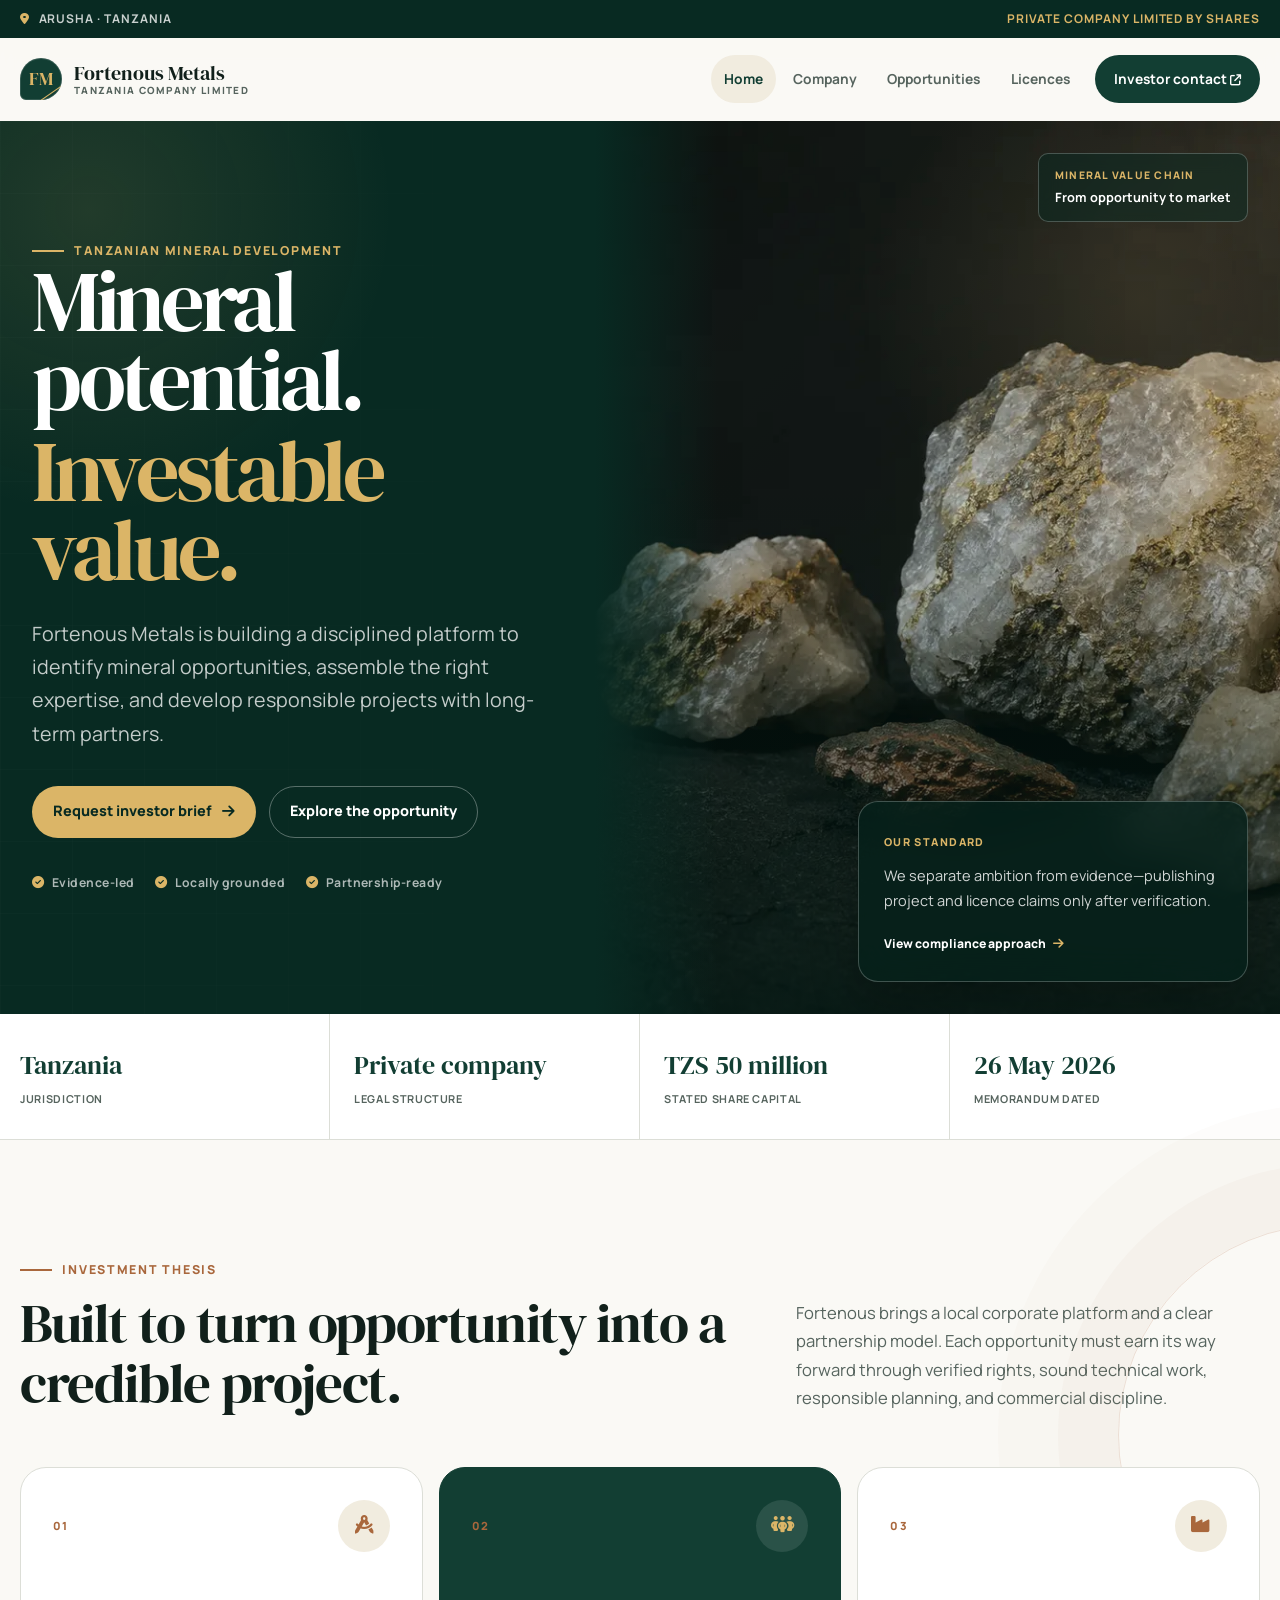
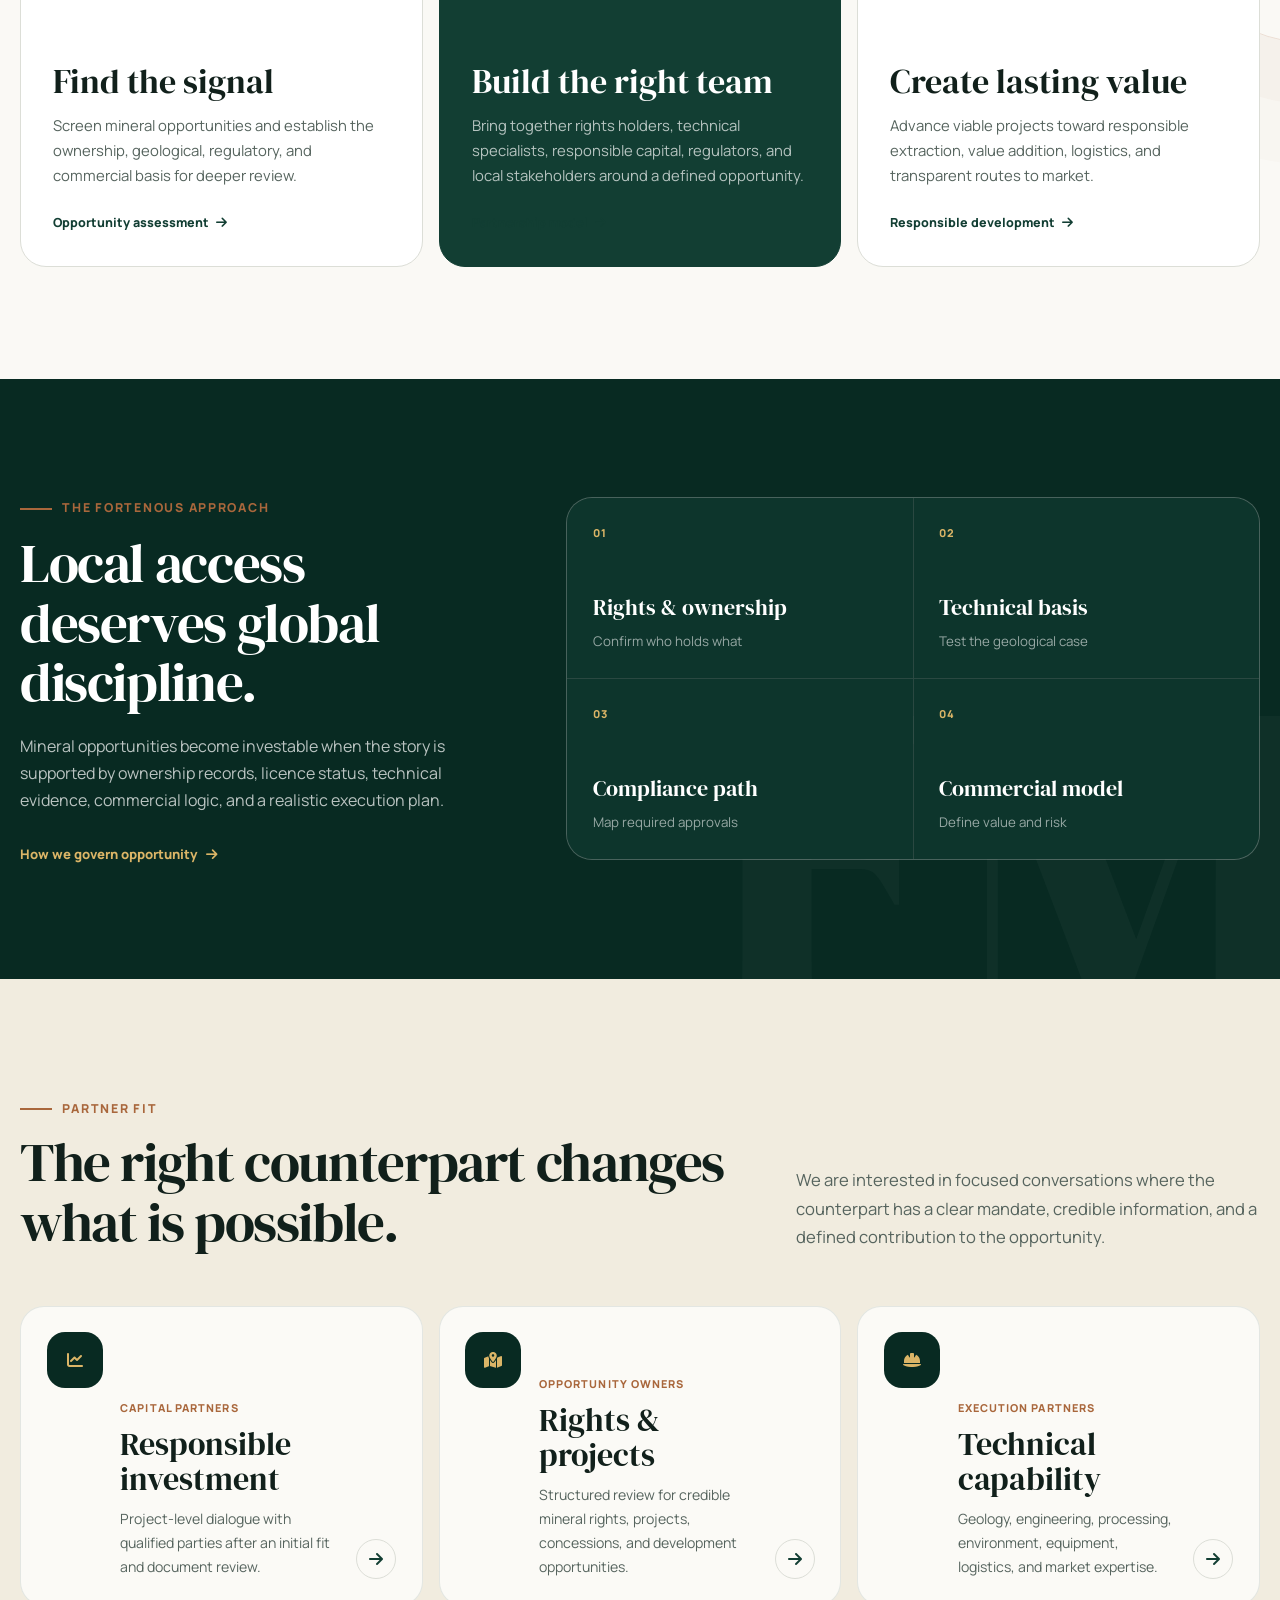
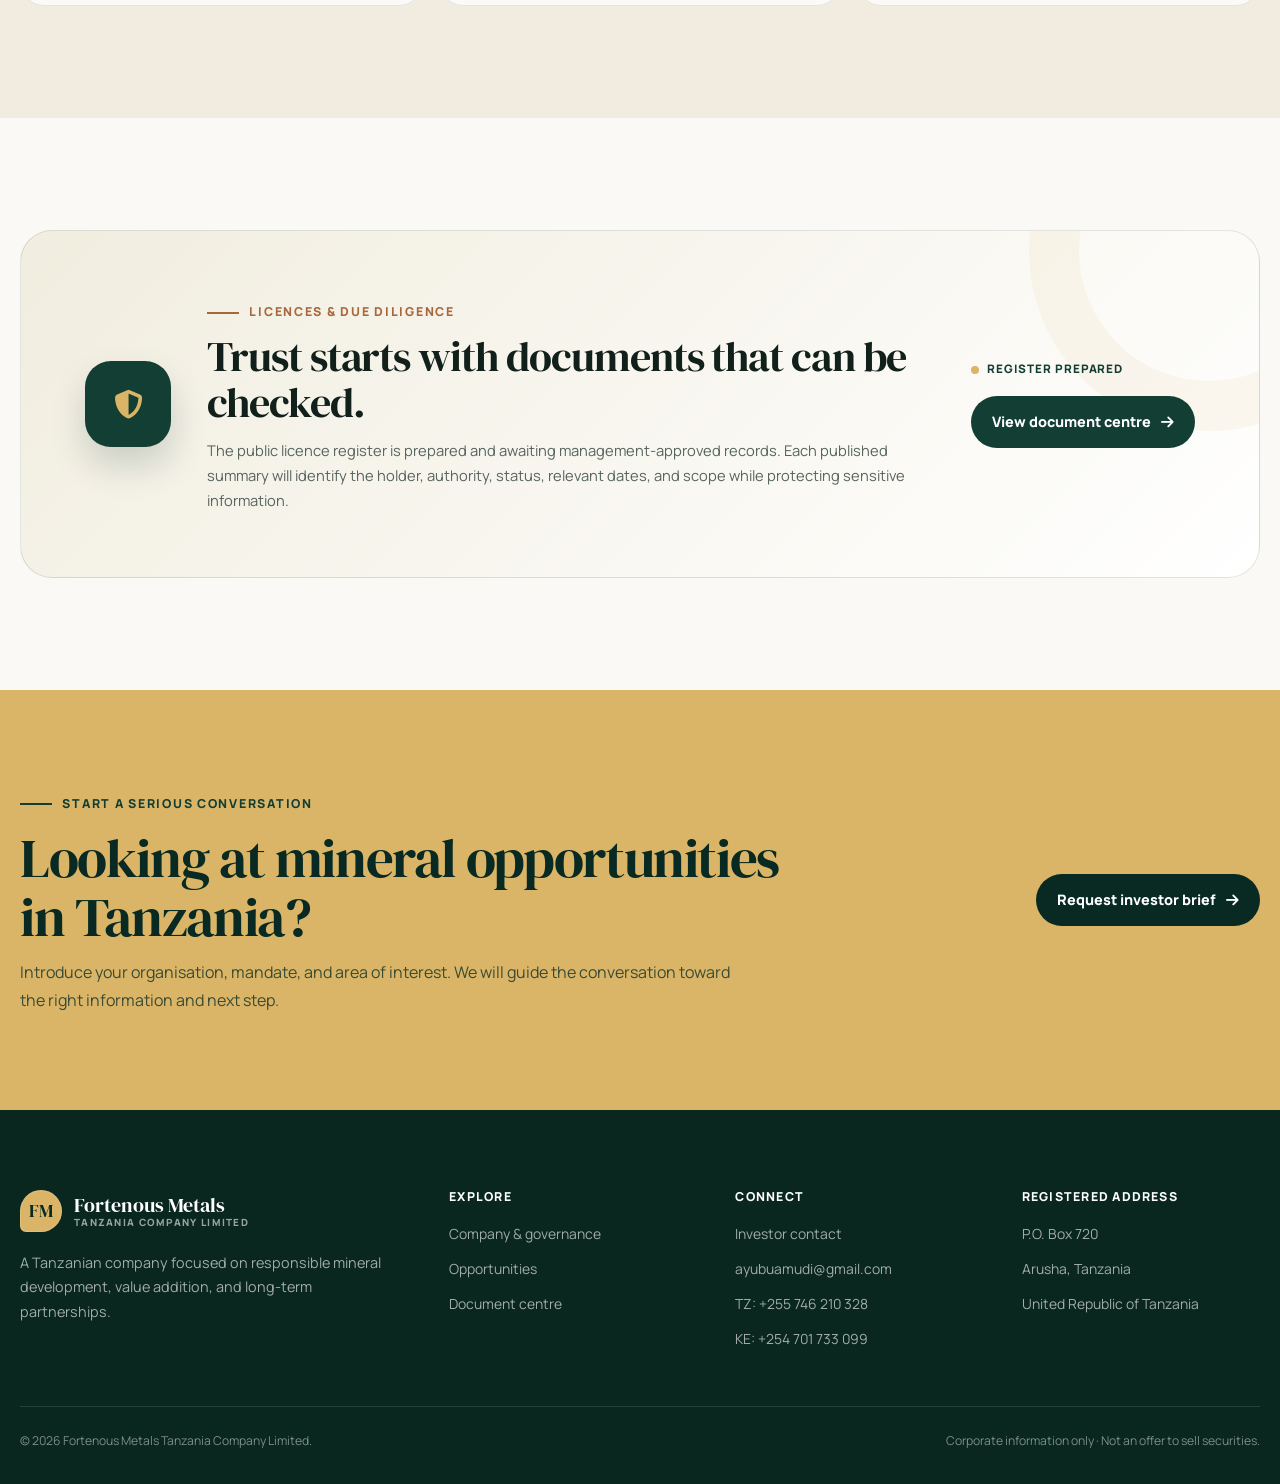
<file: index.html>
<!DOCTYPE html>
<html lang="en">
<head>
  <meta charset="utf-8">
  <meta name="viewport" content="width=device-width, initial-scale=1">
  <meta name="description" content="Fortenous Metals Tanzania Company Limited is building a responsible platform for mineral opportunity assessment, project development, value addition, and strategic investment partnerships in Tanzania.">
  <meta name="theme-color" content="#0a2922">
  <meta property="og:type" content="website">
  <meta property="og:title" content="Fortenous Metals Tanzania | Mineral Potential. Investable Value.">
  <meta property="og:description" content="A Tanzanian mineral-development company built for disciplined, long-term partnerships.">
  <meta property="og:image" content="https://nuru999.github.io/FORTENOUS-METALS/assets/mineral-hero.webp">
  <meta property="og:url" content="https://nuru999.github.io/FORTENOUS-METALS/">
  <link rel="canonical" href="https://nuru999.github.io/FORTENOUS-METALS/">
  <link rel="icon" href="assets/fortenous-mark.svg" type="image/svg+xml">
  <title>Fortenous Metals Tanzania | Mineral Potential. Investable Value.</title>
  <link rel="preconnect" href="https://fonts.googleapis.com">
  <link rel="preconnect" href="https://fonts.gstatic.com" crossorigin>
  <link href="https://fonts.googleapis.com/css2?family=DM+Serif+Display&family=Manrope:wght@400;500;600;700;800&display=swap" rel="stylesheet">
  <link rel="stylesheet" href="https://cdnjs.cloudflare.com/ajax/libs/font-awesome/6.5.1/css/all.min.css">
  <link rel="stylesheet" href="css/style.css">
  <script type="application/ld+json">
  {
    "@context": "https://schema.org",
    "@type": "Organization",
    "name": "Fortenous Metals Tanzania Company Limited",
    "url": "https://nuru999.github.io/FORTENOUS-METALS/",
    "email": "ayubuamudi@gmail.com",
    "telephone": "+255746210328",
    "address": {"@type": "PostalAddress", "postOfficeBoxNumber": "720", "addressLocality": "Arusha", "addressCountry": "TZ"}
  }
  </script>
</head>
<body class="page-home">
  <a class="skip-link" href="#main-content">Skip to content</a>
  <div class="scroll-progress" aria-hidden="true"><span></span></div>
  <div class="topbar"><div class="container"><span><i class="fa-solid fa-location-dot" aria-hidden="true"></i> Arusha · Tanzania</span><span>Private company limited by shares</span></div></div>
  <nav class="navbar" aria-label="Primary navigation">
    <div class="nav-container">
      <a class="logo" href="index.html" aria-label="Fortenous Metals home"><span class="logo-mark" aria-hidden="true">FM</span><span class="logo-copy"><strong>Fortenous Metals</strong><small>Tanzania Company Limited</small></span></a>
      <ul class="nav-links" id="navLinks">
        <li><a class="active" aria-current="page" href="index.html">Home</a></li><li><a href="about.html">Company</a></li><li><a href="services.html">Opportunities</a></li><li><a href="licences.html">Licences</a></li><li><a class="nav-cta" href="contact.html?subject=investor-brief">Investor contact <i class="fa-solid fa-arrow-up-right-from-square" aria-hidden="true"></i></a></li>
      </ul>
      <button type="button" class="mobile-menu-btn" id="mobileMenuBtn" aria-controls="navLinks" aria-expanded="false" aria-label="Open navigation"><i class="fa-solid fa-bars" aria-hidden="true"></i></button>
    </div>
  </nav>

  <main id="main-content">
    <section class="hero">
      <div class="hero-grid">
        <div class="hero-copy">
          <span class="eyebrow">Tanzanian mineral development</span>
          <h1>Mineral potential.<br><span>Investable value.</span></h1>
          <p class="hero-lead">Fortenous Metals is building a disciplined platform to identify mineral opportunities, assemble the right expertise, and develop responsible projects with long-term partners.</p>
          <div class="hero-actions"><a class="btn btn-primary" href="contact.html?subject=investor-brief">Request investor brief <i class="fa-solid fa-arrow-right" aria-hidden="true"></i></a><a class="btn btn-outline" href="#investment-thesis">Explore the opportunity</a></div>
          <div class="hero-principles" aria-label="Company principles"><span><i class="fa-solid fa-circle-check" aria-hidden="true"></i> Evidence-led</span><span><i class="fa-solid fa-circle-check" aria-hidden="true"></i> Locally grounded</span><span><i class="fa-solid fa-circle-check" aria-hidden="true"></i> Partnership-ready</span></div>
        </div>
        <div class="hero-visual">
          <img src="assets/mineral-hero.webp" alt="Gold-bearing quartz and copper mineral samples" width="1400" height="933" fetchpriority="high">
          <div class="hero-image-shade"></div>
          <div class="hero-caption"><span>Mineral value chain</span><strong>From opportunity to market</strong></div>
          <aside class="hero-insight"><span class="insight-index">Our standard</span><p>We separate ambition from evidence—publishing project and licence claims only after verification.</p><a href="licences.html">View compliance approach <i class="fa-solid fa-arrow-right" aria-hidden="true"></i></a></aside>
        </div>
      </div>
    </section>

    <section class="trust-strip" aria-label="Verified company facts"><div class="container trust-grid">
      <div class="trust-item"><span>Jurisdiction</span><strong>Tanzania</strong></div><div class="trust-item"><span>Legal structure</span><strong>Private company</strong></div><div class="trust-item"><span>Stated share capital</span><strong>TZS 50 million</strong></div><div class="trust-item"><span>Memorandum dated</span><strong>26 May 2026</strong></div>
    </div></section>

    <section class="section thesis" id="investment-thesis"><div class="container">
      <div class="section-heading"><div><span class="eyebrow">Investment thesis</span><h2>Built to turn opportunity into a credible project.</h2></div><p>Fortenous brings a local corporate platform and a clear partnership model. Each opportunity must earn its way forward through verified rights, sound technical work, responsible planning, and commercial discipline.</p></div>
      <div class="thesis-grid">
        <article class="thesis-card reveal"><div class="thesis-card-top"><span>01</span><i class="fa-solid fa-compass-drafting" aria-hidden="true"></i></div><h3>Find the signal</h3><p>Screen mineral opportunities and establish the ownership, geological, regulatory, and commercial basis for deeper review.</p><a href="services.html#exploration">Opportunity assessment <i class="fa-solid fa-arrow-right" aria-hidden="true"></i></a></article>
        <article class="thesis-card thesis-card--feature reveal"><div class="thesis-card-top"><span>02</span><i class="fa-solid fa-people-group" aria-hidden="true"></i></div><h3>Build the right team</h3><p>Bring together rights holders, technical specialists, responsible capital, regulators, and local stakeholders around a defined opportunity.</p><a href="services.html#partners">Partnership model <i class="fa-solid fa-arrow-right" aria-hidden="true"></i></a></article>
        <article class="thesis-card reveal"><div class="thesis-card-top"><span>03</span><i class="fa-solid fa-industry" aria-hidden="true"></i></div><h3>Create lasting value</h3><p>Advance viable projects toward responsible extraction, value addition, logistics, and transparent routes to market.</p><a href="about.html#responsibility">Responsible development <i class="fa-solid fa-arrow-right" aria-hidden="true"></i></a></article>
      </div>
    </div></section>

    <section class="section section--dark snapshot"><div class="container snapshot-grid">
      <div class="snapshot-copy reveal"><span class="eyebrow">The Fortenous approach</span><h2>Local access deserves global discipline.</h2><p>Mineral opportunities become investable when the story is supported by ownership records, licence status, technical evidence, commercial logic, and a realistic execution plan.</p><a class="text-link" href="about.html">How we govern opportunity <i class="fa-solid fa-arrow-right" aria-hidden="true"></i></a></div>
      <div class="evidence-matrix reveal" aria-label="Opportunity development framework"><div><span>01</span><strong>Rights &amp; ownership</strong><small>Confirm who holds what</small></div><div><span>02</span><strong>Technical basis</strong><small>Test the geological case</small></div><div><span>03</span><strong>Compliance path</strong><small>Map required approvals</small></div><div><span>04</span><strong>Commercial model</strong><small>Define value and risk</small></div></div>
    </div></section>

    <section class="section section--sand" id="partners"><div class="container">
      <div class="section-heading"><div><span class="eyebrow">Partner fit</span><h2>The right counterpart changes what is possible.</h2></div><p>We are interested in focused conversations where the counterpart has a clear mandate, credible information, and a defined contribution to the opportunity.</p></div>
      <div class="partner-grid">
        <article class="partner-card reveal"><span class="partner-icon"><i class="fa-solid fa-chart-line" aria-hidden="true"></i></span><div><small>Capital partners</small><h3>Responsible investment</h3><p>Project-level dialogue with qualified parties after an initial fit and document review.</p></div><a href="contact.html?subject=investor-brief" aria-label="Contact Fortenous about responsible investment"><i class="fa-solid fa-arrow-right" aria-hidden="true"></i></a></article>
        <article class="partner-card reveal"><span class="partner-icon"><i class="fa-solid fa-map-location-dot" aria-hidden="true"></i></span><div><small>Opportunity owners</small><h3>Rights &amp; projects</h3><p>Structured review for credible mineral rights, projects, concessions, and development opportunities.</p></div><a href="contact.html?subject=project" aria-label="Introduce a mineral opportunity"><i class="fa-solid fa-arrow-right" aria-hidden="true"></i></a></article>
        <article class="partner-card reveal"><span class="partner-icon"><i class="fa-solid fa-helmet-safety" aria-hidden="true"></i></span><div><small>Execution partners</small><h3>Technical capability</h3><p>Geology, engineering, processing, environment, equipment, logistics, and market expertise.</p></div><a href="contact.html?subject=technical" aria-label="Discuss a technical partnership"><i class="fa-solid fa-arrow-right" aria-hidden="true"></i></a></article>
      </div>
    </div></section>

    <section class="section"><div class="container diligence-panel reveal">
      <div class="diligence-mark"><i class="fa-solid fa-shield-halved" aria-hidden="true"></i></div><div><span class="eyebrow">Licences &amp; due diligence</span><h2>Trust starts with documents that can be checked.</h2><p>The public licence register is prepared and awaiting management-approved records. Each published summary will identify the holder, authority, status, relevant dates, and scope while protecting sensitive information.</p></div><div class="diligence-action"><span class="status"><span class="status-dot"></span> Register prepared</span><a class="btn btn-secondary" href="licences.html">View document centre <i class="fa-solid fa-arrow-right" aria-hidden="true"></i></a></div>
    </div></section>

    <section class="cta"><div class="container cta-inner"><div><span class="eyebrow">Start a serious conversation</span><h2>Looking at mineral opportunities in Tanzania?</h2><p>Introduce your organisation, mandate, and area of interest. We will guide the conversation toward the right information and next step.</p></div><a class="btn btn-dark" href="contact.html?subject=investor-brief">Request investor brief <i class="fa-solid fa-arrow-right" aria-hidden="true"></i></a></div></section>
  </main>

  <footer class="footer"><div class="container">
    <div class="footer-grid"><div><a class="logo" href="index.html"><span class="logo-mark" aria-hidden="true">FM</span><span class="logo-copy"><strong>Fortenous Metals</strong><small>Tanzania Company Limited</small></span></a><p class="footer-about">A Tanzanian company focused on responsible mineral development, value addition, and long-term partnerships.</p></div><div><h4>Explore</h4><ul><li><a href="about.html">Company &amp; governance</a></li><li><a href="services.html">Opportunities</a></li><li><a href="licences.html">Document centre</a></li></ul></div><div><h4>Connect</h4><ul><li><a href="contact.html?subject=investor-brief">Investor contact</a></li><li><a href="mailto:ayubuamudi@gmail.com">ayubuamudi@gmail.com</a></li><li><a href="tel:+255746210328">TZ: +255&nbsp;746&nbsp;210&nbsp;328</a></li><li><a href="tel:+254701733099">KE: +254&nbsp;701&nbsp;733&nbsp;099</a></li></ul></div><div><h4>Registered address</h4><ul><li>P.O. Box 720</li><li>Arusha, Tanzania</li><li>United Republic of Tanzania</li></ul></div></div>
    <div class="footer-bottom"><p>© <span data-year></span> Fortenous Metals Tanzania Company Limited.</p><p>Corporate information only · Not an offer to sell securities.</p></div>
  </div></footer>
  <script src="js/main.js"></script>
</body>
</html>
</file>
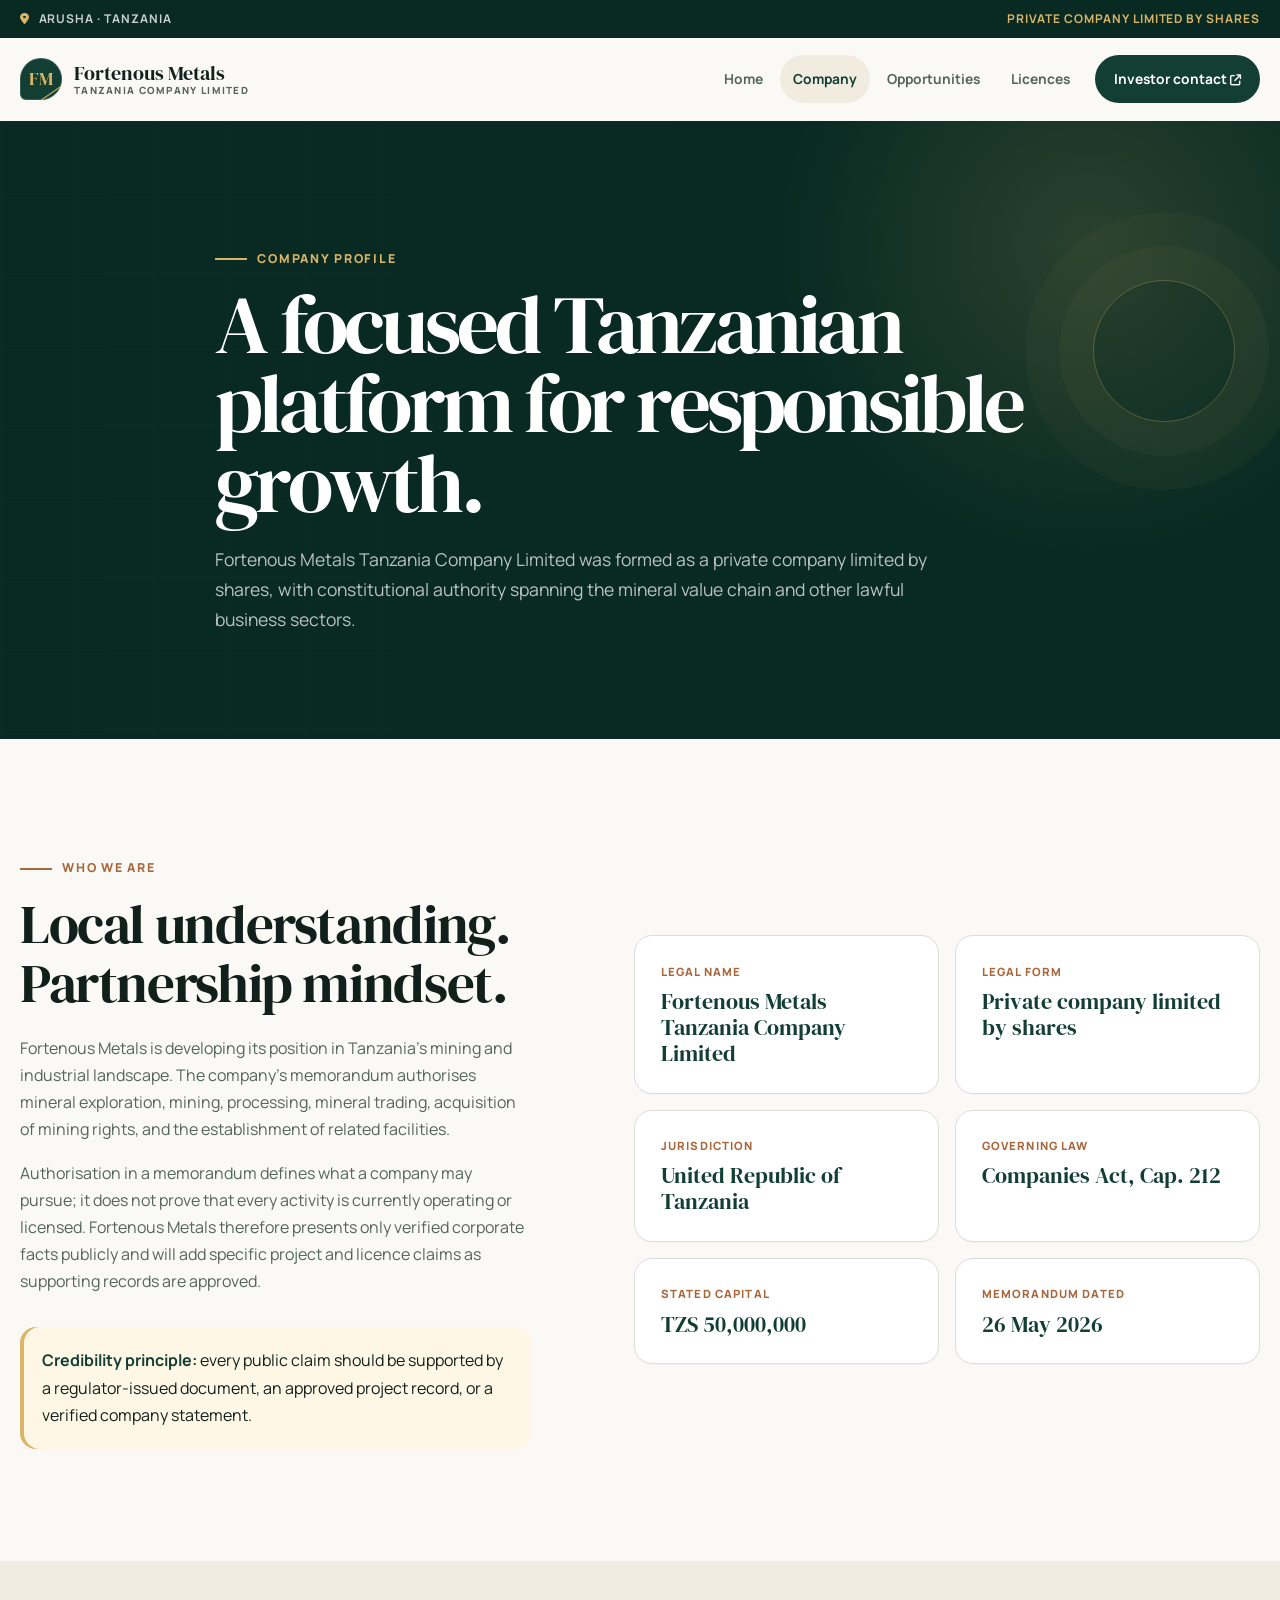
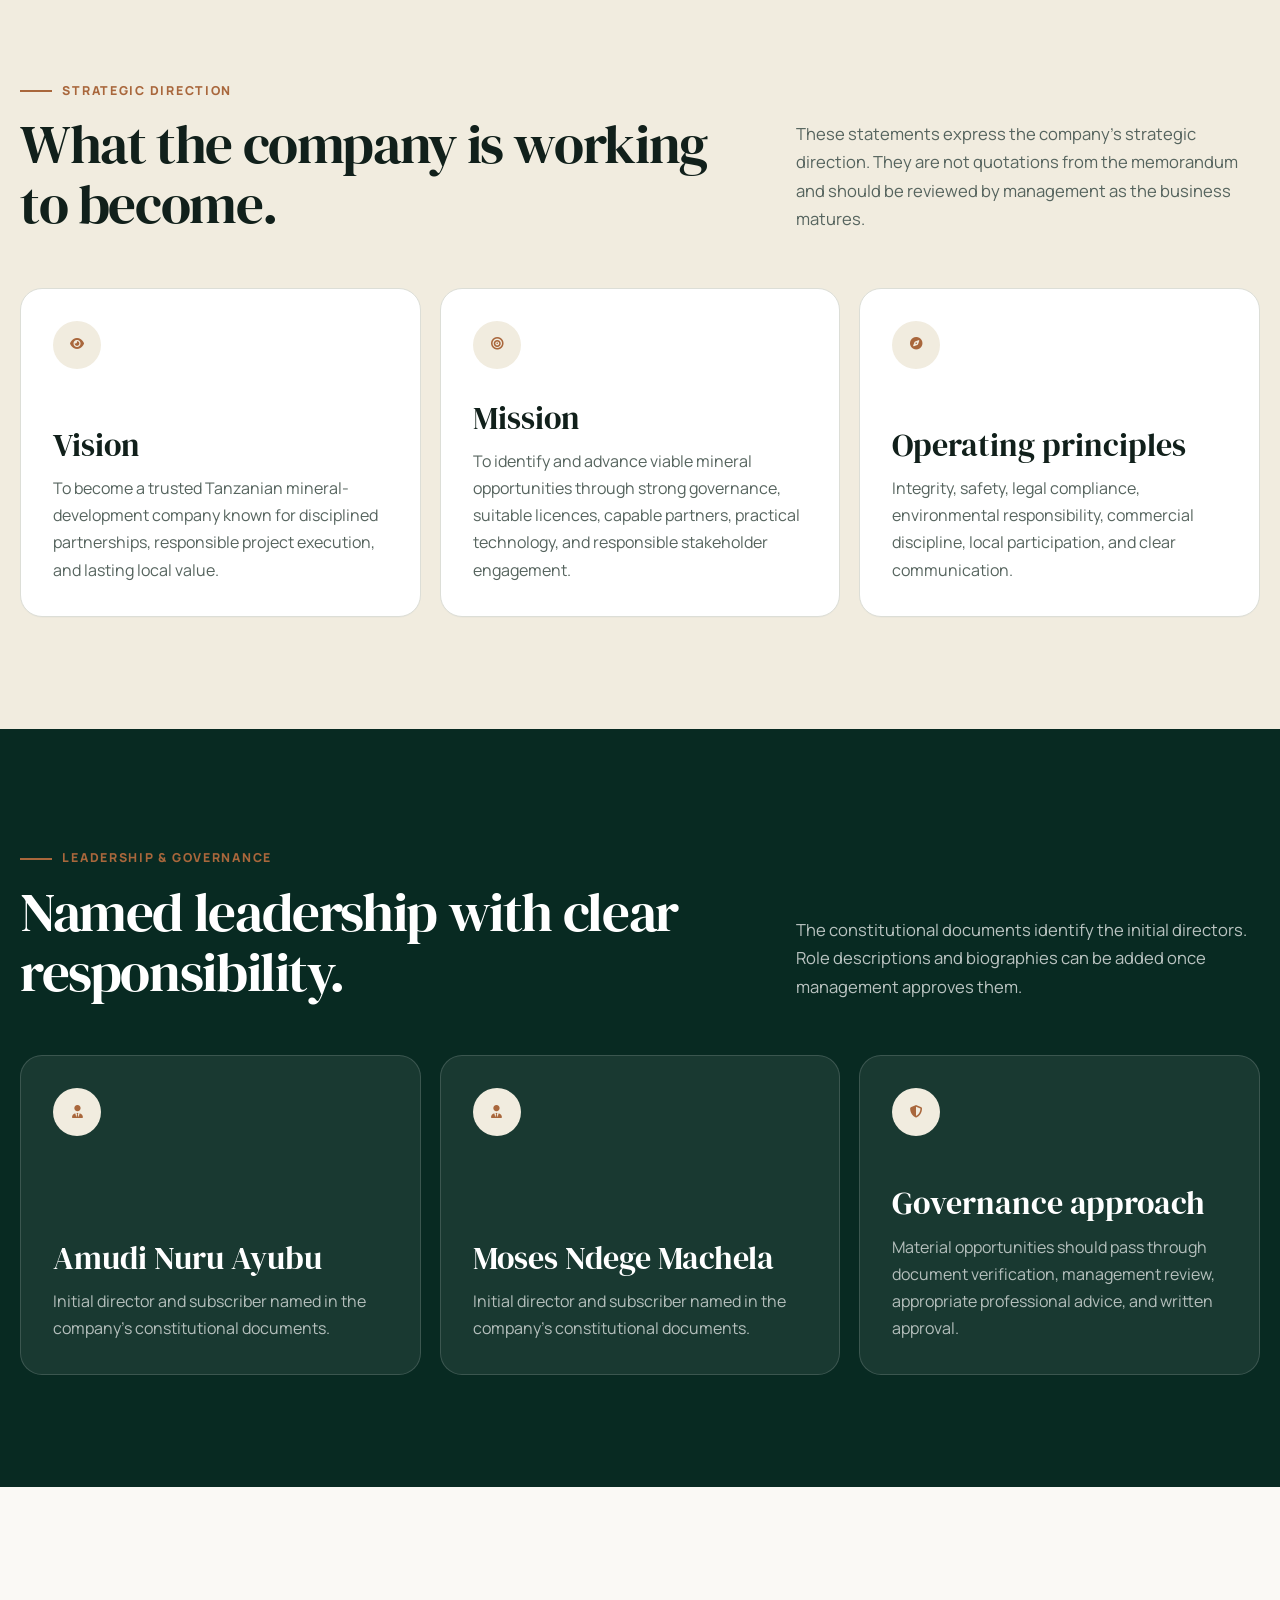
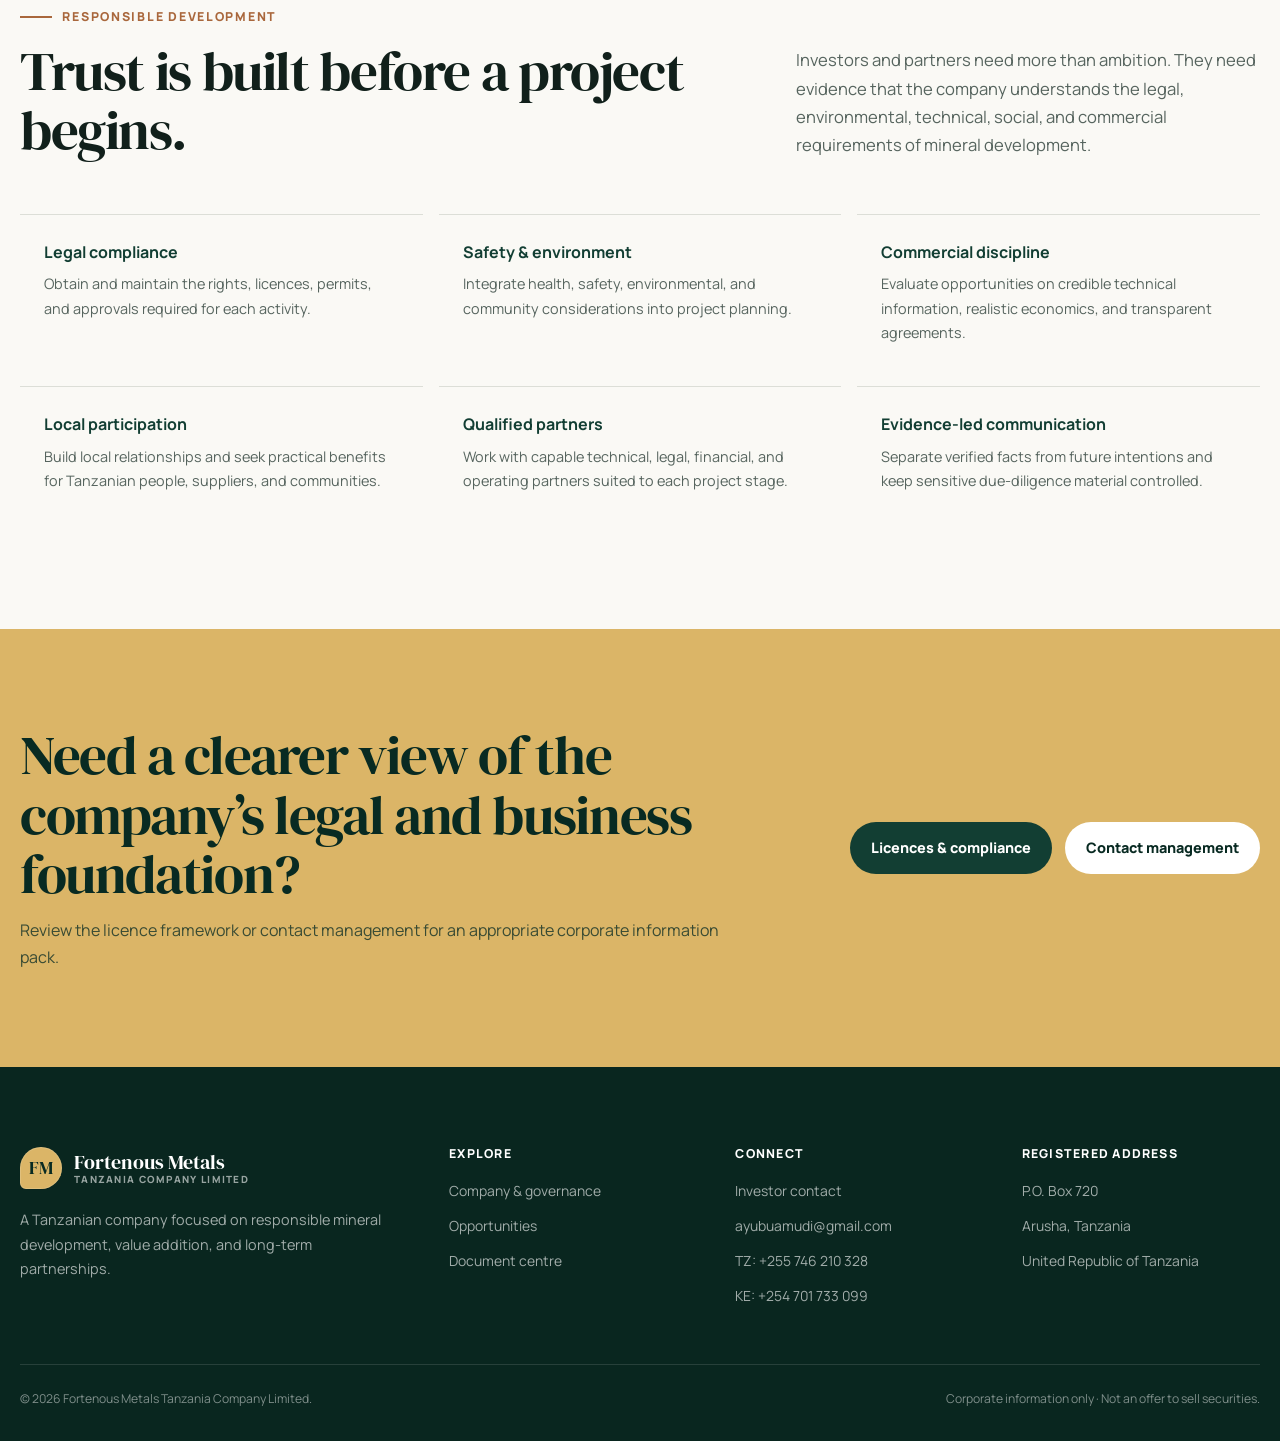
<file: about.html>
<!DOCTYPE html>
<html lang="en">
<head>
  <meta charset="utf-8"><meta name="viewport" content="width=device-width, initial-scale=1">
  <meta name="description" content="Learn about Fortenous Metals Tanzania Company Limited, its corporate foundation, leadership, strategic direction, and commitment to responsible growth.">
  <meta name="theme-color" content="#0a2922"><link rel="canonical" href="https://nuru999.github.io/FORTENOUS-METALS/about.html"><link rel="icon" href="assets/fortenous-mark.svg" type="image/svg+xml">
  <title>Company | Fortenous Metals Tanzania</title>
  <link rel="preconnect" href="https://fonts.googleapis.com"><link rel="preconnect" href="https://fonts.gstatic.com" crossorigin><link href="https://fonts.googleapis.com/css2?family=DM+Serif+Display&family=Manrope:wght@400;600;700;800&display=swap" rel="stylesheet">
  <link rel="stylesheet" href="https://cdnjs.cloudflare.com/ajax/libs/font-awesome/6.5.1/css/all.min.css"><link rel="stylesheet" href="css/style.css">
</head>
<body class="page-company">
  <a class="skip-link" href="#main-content">Skip to content</a><div class="scroll-progress" aria-hidden="true"><span></span></div>
  <div class="topbar"><div class="container"><span><i class="fa-solid fa-location-dot" aria-hidden="true"></i> Arusha · Tanzania</span><span>Private company limited by shares</span></div></div>
  <nav class="navbar" aria-label="Primary navigation"><div class="nav-container"><a class="logo" href="index.html"><span class="logo-mark" aria-hidden="true">FM</span><span class="logo-copy"><strong>Fortenous Metals</strong><small>Tanzania Company Limited</small></span></a><ul class="nav-links" id="navLinks"><li><a href="index.html">Home</a></li><li><a class="active" aria-current="page" href="about.html">Company</a></li><li><a href="services.html">Opportunities</a></li><li><a href="licences.html">Licences</a></li><li><a class="nav-cta" href="contact.html?subject=investor-brief">Investor contact <i class="fa-solid fa-arrow-up-right-from-square" aria-hidden="true"></i></a></li></ul><button type="button" class="mobile-menu-btn" id="mobileMenuBtn" aria-controls="navLinks" aria-expanded="false" aria-label="Open navigation"><i class="fa-solid fa-bars" aria-hidden="true"></i></button></div></nav>

  <main id="main-content">
    <section class="page-hero"><div class="container page-hero-inner"><span class="eyebrow">Company profile</span><h1>A focused Tanzanian platform for responsible growth.</h1><p>Fortenous Metals Tanzania Company Limited was formed as a private company limited by shares, with constitutional authority spanning the mineral value chain and other lawful business sectors.</p></div></section>

    <section class="section"><div class="container split">
      <div class="split-copy"><span class="eyebrow">Who we are</span><h2>Local understanding. Partnership mindset.</h2><p>Fortenous Metals is developing its position in Tanzania’s mining and industrial landscape. The company’s memorandum authorises mineral exploration, mining, processing, mineral trading, acquisition of mining rights, and the establishment of related facilities.</p><p>Authorisation in a memorandum defines what a company may pursue; it does not prove that every activity is currently operating or licensed. Fortenous Metals therefore presents only verified corporate facts publicly and will add specific project and licence claims as supporting records are approved.</p><div class="notice spacer-top"><strong>Credibility principle:</strong> every public claim should be supported by a regulator-issued document, an approved project record, or a verified company statement.</div></div>
      <div class="fact-grid">
        <div class="fact-card"><span>Legal name</span><strong>Fortenous Metals Tanzania Company Limited</strong></div>
        <div class="fact-card"><span>Legal form</span><strong>Private company limited by shares</strong></div>
        <div class="fact-card"><span>Jurisdiction</span><strong>United Republic of Tanzania</strong></div>
        <div class="fact-card"><span>Governing law</span><strong>Companies Act, Cap. 212</strong></div>
        <div class="fact-card"><span>Stated capital</span><strong>TZS 50,000,000</strong></div>
        <div class="fact-card"><span>Memorandum dated</span><strong>26 May 2026</strong></div>
      </div>
    </div></section>

    <section class="section section--sand"><div class="container">
      <div class="section-heading"><div><span class="eyebrow">Strategic direction</span><h2>What the company is working to become.</h2></div><p>These statements express the company’s strategic direction. They are not quotations from the memorandum and should be reviewed by management as the business matures.</p></div>
      <div class="card-grid">
        <article class="card reveal"><span class="card-icon"><i class="fa-solid fa-eye"></i></span><h3>Vision</h3><p>To become a trusted Tanzanian mineral-development company known for disciplined partnerships, responsible project execution, and lasting local value.</p></article>
        <article class="card reveal"><span class="card-icon"><i class="fa-solid fa-bullseye"></i></span><h3>Mission</h3><p>To identify and advance viable mineral opportunities through strong governance, suitable licences, capable partners, practical technology, and responsible stakeholder engagement.</p></article>
        <article class="card reveal"><span class="card-icon"><i class="fa-solid fa-compass"></i></span><h3>Operating principles</h3><p>Integrity, safety, legal compliance, environmental responsibility, commercial discipline, local participation, and clear communication.</p></article>
      </div>
    </div></section>

    <section class="section section--dark"><div class="container">
      <div class="section-heading"><div><span class="eyebrow">Leadership &amp; governance</span><h2>Named leadership with clear responsibility.</h2></div><p>The constitutional documents identify the initial directors. Role descriptions and biographies can be added once management approves them.</p></div>
      <div class="card-grid">
        <article class="card card--dark"><span class="card-icon"><i class="fa-solid fa-user-tie"></i></span><h3>Amudi Nuru Ayubu</h3><p>Initial director and subscriber named in the company’s constitutional documents.</p></article>
        <article class="card card--dark"><span class="card-icon"><i class="fa-solid fa-user-tie"></i></span><h3>Moses Ndege Machela</h3><p>Initial director and subscriber named in the company’s constitutional documents.</p></article>
        <article class="card card--dark"><span class="card-icon"><i class="fa-solid fa-shield-halved"></i></span><h3>Governance approach</h3><p>Material opportunities should pass through document verification, management review, appropriate professional advice, and written approval.</p></article>
      </div>
    </div></section>

    <section class="section" id="responsibility"><div class="container">
      <div class="section-heading"><div><span class="eyebrow">Responsible development</span><h2>Trust is built before a project begins.</h2></div><p>Investors and partners need more than ambition. They need evidence that the company understands the legal, environmental, technical, social, and commercial requirements of mineral development.</p></div>
      <div class="scope-list"><div class="scope-item"><strong>Legal compliance</strong><p>Obtain and maintain the rights, licences, permits, and approvals required for each activity.</p></div><div class="scope-item"><strong>Safety &amp; environment</strong><p>Integrate health, safety, environmental, and community considerations into project planning.</p></div><div class="scope-item"><strong>Commercial discipline</strong><p>Evaluate opportunities on credible technical information, realistic economics, and transparent agreements.</p></div><div class="scope-item"><strong>Local participation</strong><p>Build local relationships and seek practical benefits for Tanzanian people, suppliers, and communities.</p></div><div class="scope-item"><strong>Qualified partners</strong><p>Work with capable technical, legal, financial, and operating partners suited to each project stage.</p></div><div class="scope-item"><strong>Evidence-led communication</strong><p>Separate verified facts from future intentions and keep sensitive due-diligence material controlled.</p></div></div>
    </div></section>

    <section class="cta"><div class="container cta-inner"><div><h2>Need a clearer view of the company’s legal and business foundation?</h2><p>Review the licence framework or contact management for an appropriate corporate information pack.</p></div><div class="button-row"><a class="btn btn-secondary" href="licences.html">Licences &amp; compliance</a><a class="btn btn-light" href="contact.html">Contact management</a></div></div></section>
  </main>

  <footer class="footer"><div class="container"><div class="footer-grid"><div><a class="logo" href="index.html"><span class="logo-mark" aria-hidden="true">FM</span><span class="logo-copy"><strong>Fortenous Metals</strong><small>Tanzania Company Limited</small></span></a><p class="footer-about">A Tanzanian company focused on responsible mineral development, value addition, and long-term partnerships.</p></div><div><h4>Explore</h4><ul><li><a href="about.html">Company &amp; governance</a></li><li><a href="services.html">Opportunities</a></li><li><a href="licences.html">Document centre</a></li></ul></div><div><h4>Connect</h4><ul><li><a href="contact.html?subject=investor-brief">Investor contact</a></li><li><a href="mailto:ayubuamudi@gmail.com">ayubuamudi@gmail.com</a></li><li><a href="tel:+255746210328">TZ: +255&nbsp;746&nbsp;210&nbsp;328</a></li><li><a href="tel:+254701733099">KE: +254&nbsp;701&nbsp;733&nbsp;099</a></li></ul></div><div><h4>Registered address</h4><ul><li>P.O. Box 720</li><li>Arusha, Tanzania</li><li>United Republic of Tanzania</li></ul></div></div><div class="footer-bottom"><p>© <span data-year></span> Fortenous Metals Tanzania Company Limited.</p><p>Corporate information only · Not an offer to sell securities.</p></div></div></footer>
  <script src="js/main.js"></script>
</body>
</html>
</file>
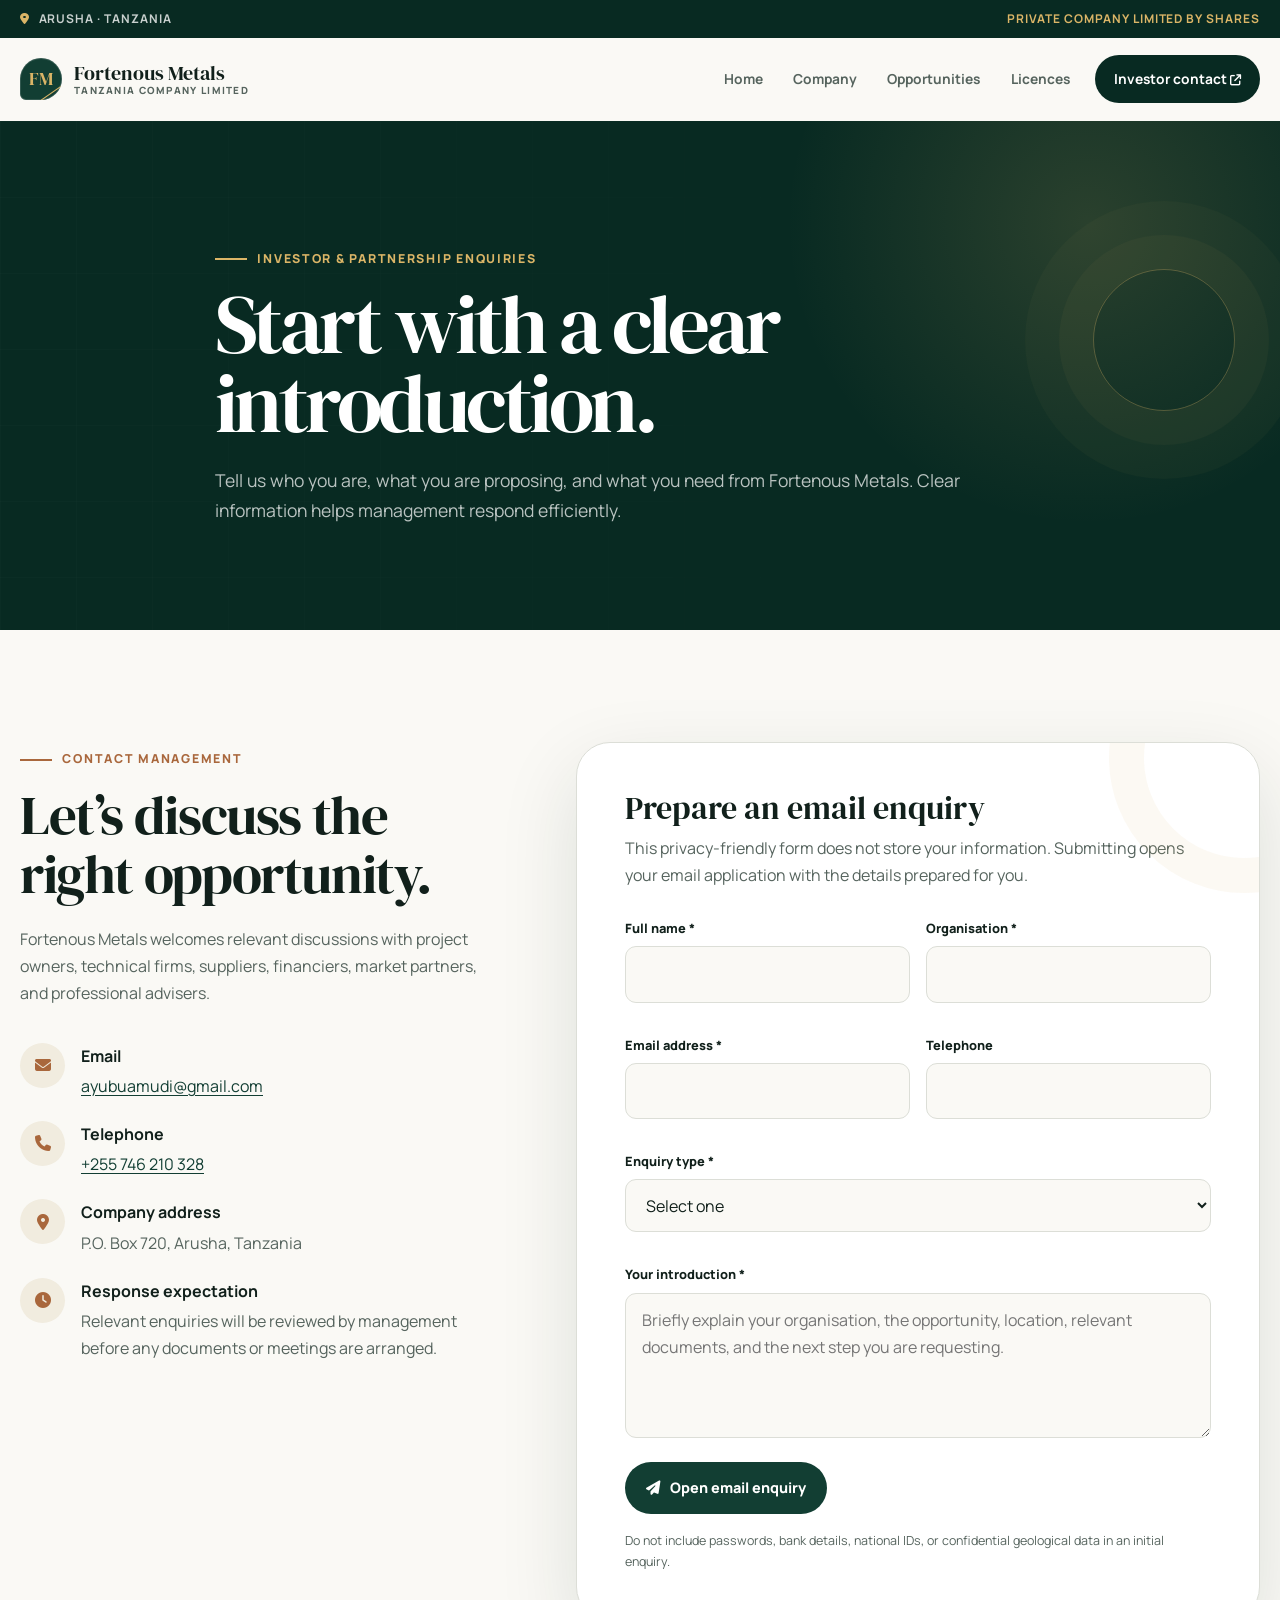
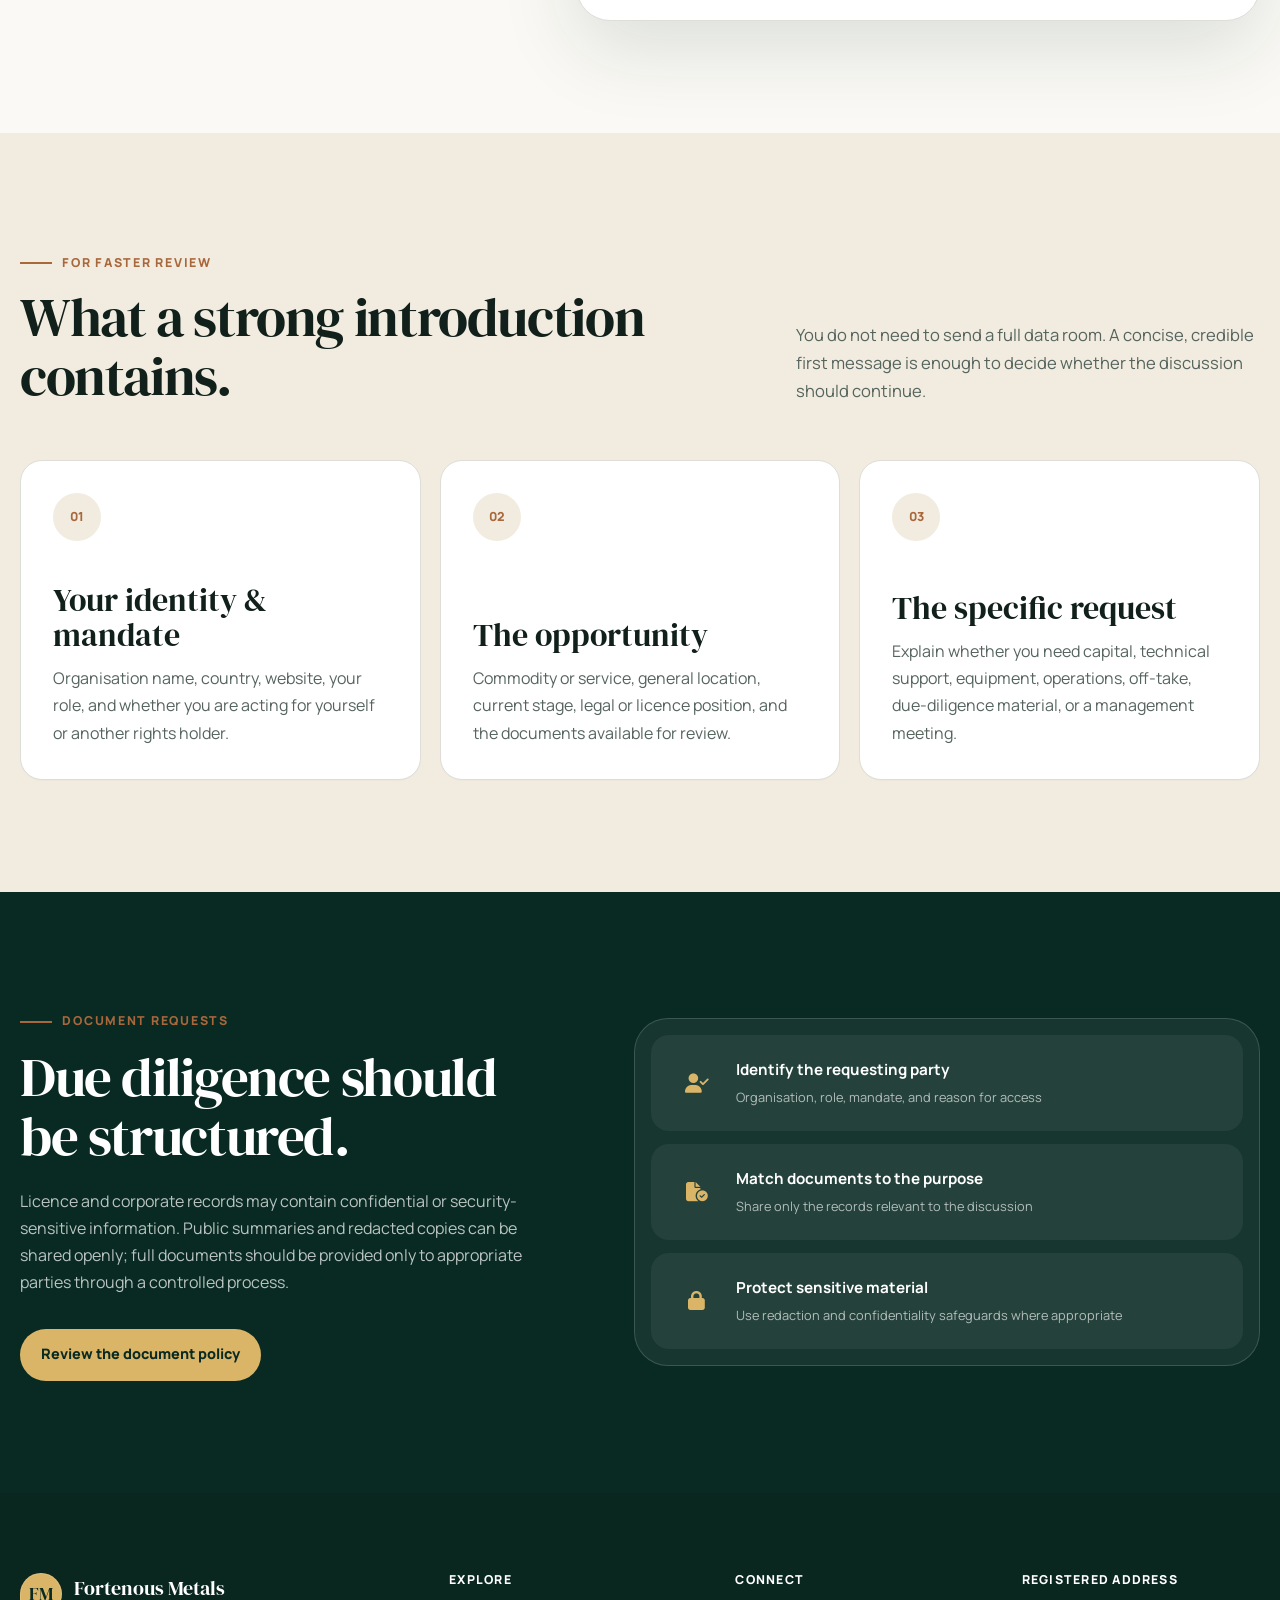
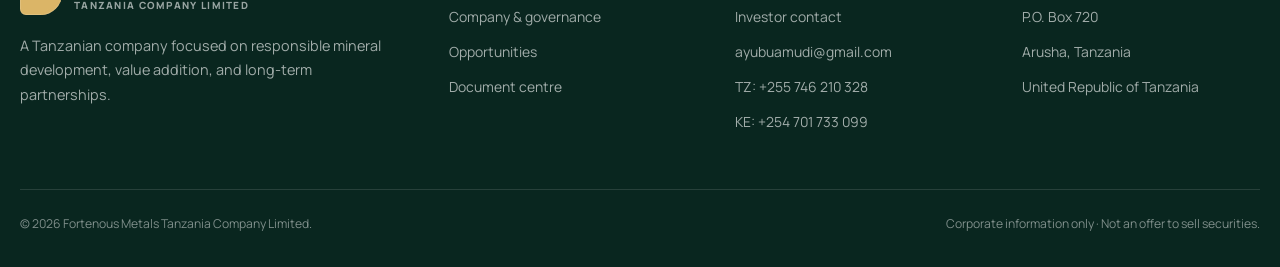
<file: contact.html>
<!DOCTYPE html>
<html lang="en">
<head>
  <meta charset="utf-8"><meta name="viewport" content="width=device-width, initial-scale=1">
  <meta name="description" content="Contact Fortenous Metals Tanzania Company Limited for partnership, project, supplier, and due-diligence enquiries.">
  <meta name="theme-color" content="#0a2922"><link rel="canonical" href="https://nuru999.github.io/FORTENOUS-METALS/contact.html"><link rel="icon" href="assets/fortenous-mark.svg" type="image/svg+xml">
  <title>Contact | Fortenous Metals Tanzania</title>
  <link rel="preconnect" href="https://fonts.googleapis.com"><link rel="preconnect" href="https://fonts.gstatic.com" crossorigin><link href="https://fonts.googleapis.com/css2?family=DM+Serif+Display&family=Manrope:wght@400;600;700;800&display=swap" rel="stylesheet">
  <link rel="stylesheet" href="https://cdnjs.cloudflare.com/ajax/libs/font-awesome/6.5.1/css/all.min.css"><link rel="stylesheet" href="css/style.css">
</head>
<body class="page-contact">
  <a class="skip-link" href="#main-content">Skip to content</a><div class="scroll-progress" aria-hidden="true"><span></span></div>
  <div class="topbar"><div class="container"><span><i class="fa-solid fa-location-dot" aria-hidden="true"></i> Arusha · Tanzania</span><span>Private company limited by shares</span></div></div>
  <nav class="navbar" aria-label="Primary navigation"><div class="nav-container"><a class="logo" href="index.html"><span class="logo-mark" aria-hidden="true">FM</span><span class="logo-copy"><strong>Fortenous Metals</strong><small>Tanzania Company Limited</small></span></a><ul class="nav-links" id="navLinks"><li><a href="index.html">Home</a></li><li><a href="about.html">Company</a></li><li><a href="services.html">Opportunities</a></li><li><a href="licences.html">Licences</a></li><li><a class="nav-cta active" aria-current="page" href="contact.html">Investor contact <i class="fa-solid fa-arrow-up-right-from-square" aria-hidden="true"></i></a></li></ul><button type="button" class="mobile-menu-btn" id="mobileMenuBtn" aria-controls="navLinks" aria-expanded="false" aria-label="Open navigation"><i class="fa-solid fa-bars" aria-hidden="true"></i></button></div></nav>

  <main id="main-content">
    <section class="page-hero"><div class="container page-hero-inner"><span class="eyebrow">Investor &amp; partnership enquiries</span><h1>Start with a clear introduction.</h1><p>Tell us who you are, what you are proposing, and what you need from Fortenous Metals. Clear information helps management respond efficiently.</p></div></section>

    <section class="section"><div class="container contact-grid">
      <div class="split-copy"><span class="eyebrow">Contact management</span><h2>Let’s discuss the right opportunity.</h2><p>Fortenous Metals welcomes relevant discussions with project owners, technical firms, suppliers, financiers, market partners, and professional advisers.</p>
        <ul class="contact-list">
          <li><i class="fa-solid fa-envelope"></i><div><strong>Email</strong><a href="mailto:ayubuamudi@gmail.com">ayubuamudi@gmail.com</a></div></li>
          <li><i class="fa-solid fa-phone"></i><div><strong>Telephone</strong><a href="tel:+255746210328">+255&nbsp;746&nbsp;210&nbsp;328</a></div></li>
          <li><i class="fa-solid fa-location-dot"></i><div><strong>Company address</strong><p>P.O. Box 720, Arusha, Tanzania</p></div></li>
          <li><i class="fa-solid fa-clock"></i><div><strong>Response expectation</strong><p>Relevant enquiries will be reviewed by management before any documents or meetings are arranged.</p></div></li>
        </ul>
      </div>

      <div class="contact-form reveal">
        <h3>Prepare an email enquiry</h3><p class="form-intro">This privacy-friendly form does not store your information. Submitting opens your email application with the details prepared for you.</p>
        <form id="contactForm">
          <div class="form-grid">
            <div class="form-group"><label for="name">Full name *</label><input id="name" name="name" type="text" autocomplete="name" required></div>
            <div class="form-group"><label for="organisation">Organisation *</label><input id="organisation" name="organisation" type="text" autocomplete="organization" required></div>
            <div class="form-group"><label for="email">Email address *</label><input id="email" name="email" type="email" autocomplete="email" required></div>
            <div class="form-group"><label for="phone">Telephone</label><input id="phone" name="phone" type="tel" autocomplete="tel"></div>
            <div class="form-group form-group--full"><label for="subject">Enquiry type *</label><select id="subject" name="subject" required><option value="">Select one</option><option value="Investor brief request">Investor brief request</option><option value="Partnership opportunity">Partnership opportunity</option><option value="Mineral or project introduction">Mineral or project introduction</option><option value="Technical partnership">Technical partnership</option><option value="Supplier or equipment proposal">Supplier or equipment proposal</option><option value="Due-diligence document request">Due-diligence document request</option><option value="General company enquiry">General company enquiry</option></select></div>
            <div class="form-group form-group--full"><label for="message">Your introduction *</label><textarea id="message" name="message" placeholder="Briefly explain your organisation, the opportunity, location, relevant documents, and the next step you are requesting." required></textarea></div>
          </div>
          <button class="btn btn-secondary" type="submit"><i class="fa-solid fa-paper-plane"></i> Open email enquiry</button>
          <p class="form-note">Do not include passwords, bank details, national IDs, or confidential geological data in an initial enquiry.</p>
          <div id="formMessage" role="status" aria-live="polite"></div>
        </form>
      </div>
    </div></section>

    <section class="section section--sand"><div class="container">
      <div class="section-heading"><div><span class="eyebrow">For faster review</span><h2>What a strong introduction contains.</h2></div><p>You do not need to send a full data room. A concise, credible first message is enough to decide whether the discussion should continue.</p></div>
      <div class="card-grid"><article class="card reveal"><span class="card-number">01</span><h3>Your identity &amp; mandate</h3><p>Organisation name, country, website, your role, and whether you are acting for yourself or another rights holder.</p></article><article class="card reveal"><span class="card-number">02</span><h3>The opportunity</h3><p>Commodity or service, general location, current stage, legal or licence position, and the documents available for review.</p></article><article class="card reveal"><span class="card-number">03</span><h3>The specific request</h3><p>Explain whether you need capital, technical support, equipment, operations, off-take, due-diligence material, or a management meeting.</p></article></div>
    </div></section>

    <section class="section section--dark"><div class="container split"><div class="split-copy"><span class="eyebrow">Document requests</span><h2>Due diligence should be structured.</h2><p>Licence and corporate records may contain confidential or security-sensitive information. Public summaries and redacted copies can be shared openly; full documents should be provided only to appropriate parties through a controlled process.</p><div class="button-row"><a class="btn btn-primary" href="licences.html">Review the document policy</a></div></div><div class="proof-panel"><div class="proof-row"><i class="fa-solid fa-user-check"></i><div><strong>Identify the requesting party</strong><span>Organisation, role, mandate, and reason for access</span></div></div><div class="proof-row"><i class="fa-solid fa-file-circle-check"></i><div><strong>Match documents to the purpose</strong><span>Share only the records relevant to the discussion</span></div></div><div class="proof-row"><i class="fa-solid fa-lock"></i><div><strong>Protect sensitive material</strong><span>Use redaction and confidentiality safeguards where appropriate</span></div></div></div></div></section>
  </main>

  <footer class="footer"><div class="container"><div class="footer-grid"><div><a class="logo" href="index.html"><span class="logo-mark" aria-hidden="true">FM</span><span class="logo-copy"><strong>Fortenous Metals</strong><small>Tanzania Company Limited</small></span></a><p class="footer-about">A Tanzanian company focused on responsible mineral development, value addition, and long-term partnerships.</p></div><div><h4>Explore</h4><ul><li><a href="about.html">Company &amp; governance</a></li><li><a href="services.html">Opportunities</a></li><li><a href="licences.html">Document centre</a></li></ul></div><div><h4>Connect</h4><ul><li><a href="contact.html?subject=investor-brief">Investor contact</a></li><li><a href="mailto:ayubuamudi@gmail.com">ayubuamudi@gmail.com</a></li><li><a href="tel:+255746210328">TZ: +255&nbsp;746&nbsp;210&nbsp;328</a></li><li><a href="tel:+254701733099">KE: +254&nbsp;701&nbsp;733&nbsp;099</a></li></ul></div><div><h4>Registered address</h4><ul><li>P.O. Box 720</li><li>Arusha, Tanzania</li><li>United Republic of Tanzania</li></ul></div></div><div class="footer-bottom"><p>© <span data-year></span> Fortenous Metals Tanzania Company Limited.</p><p>Corporate information only · Not an offer to sell securities.</p></div></div></footer>
  <script src="js/main.js"></script>
</body>
</html>
</file>
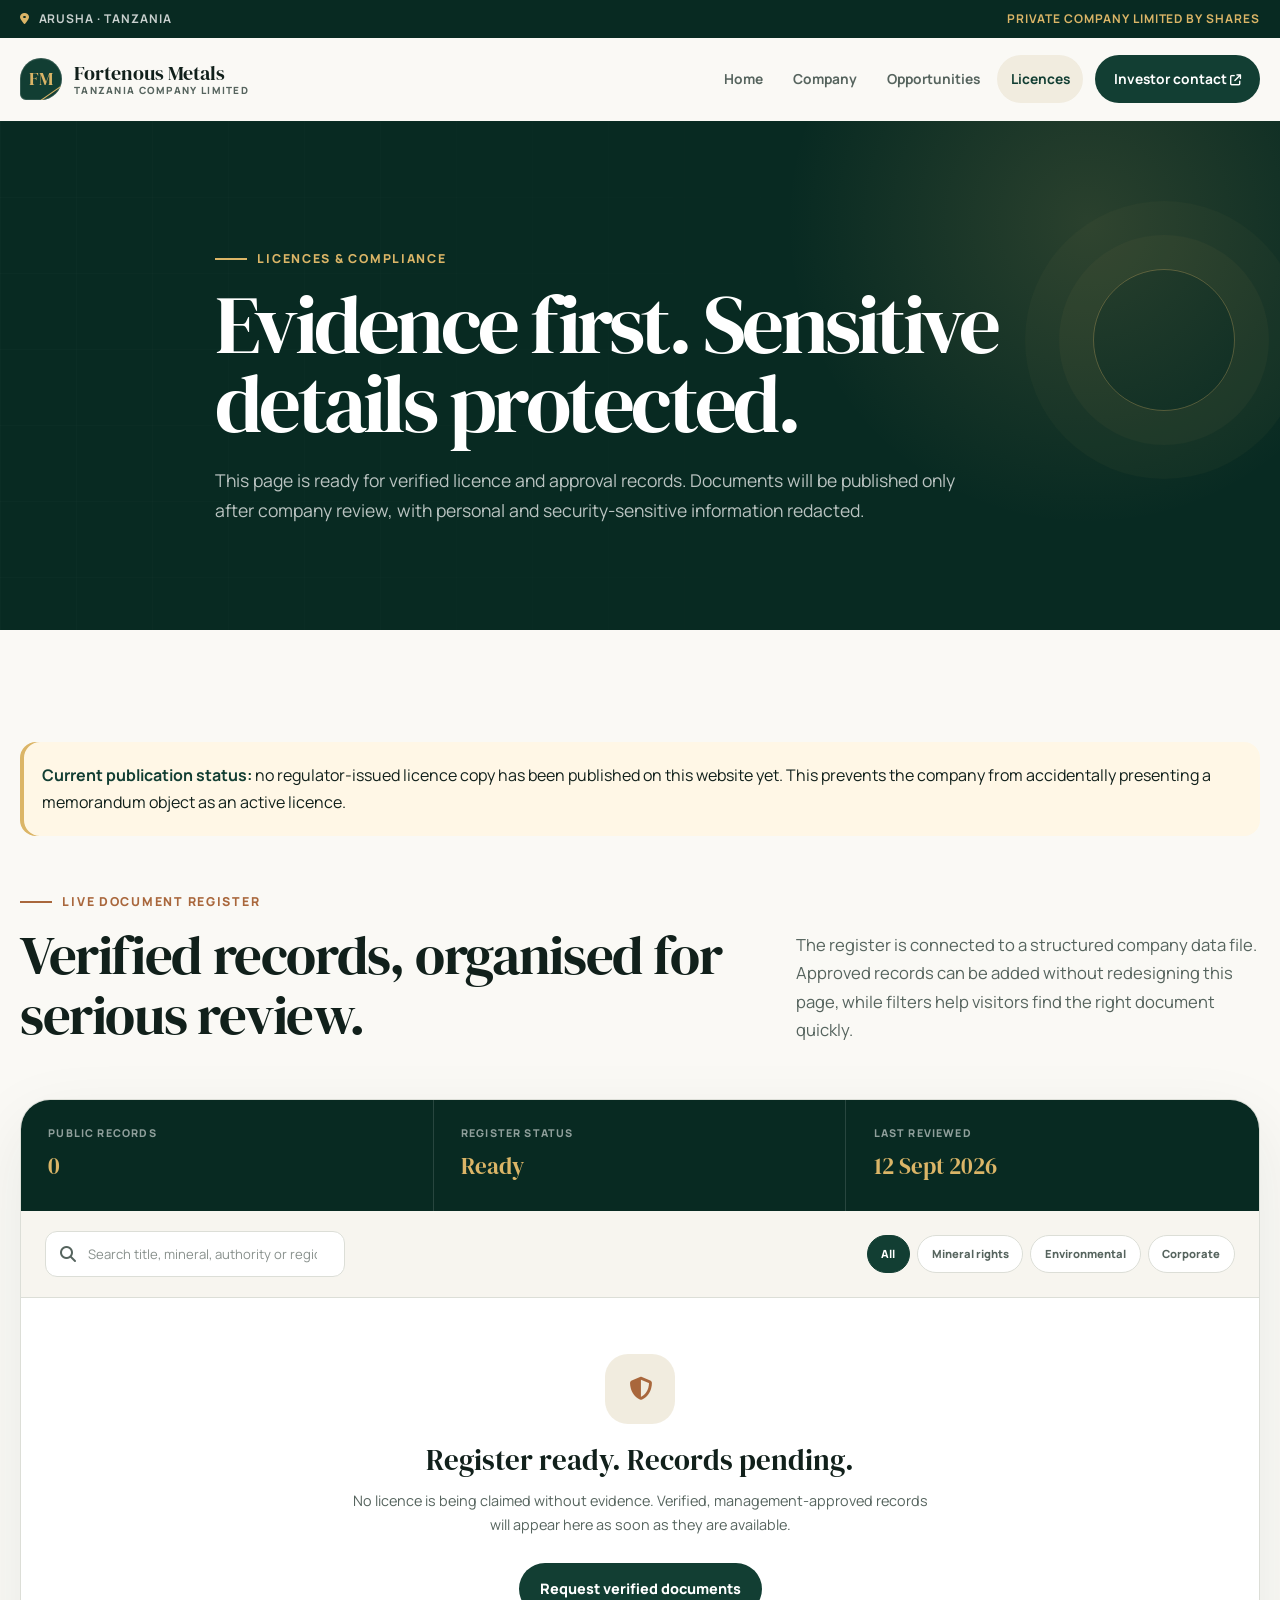
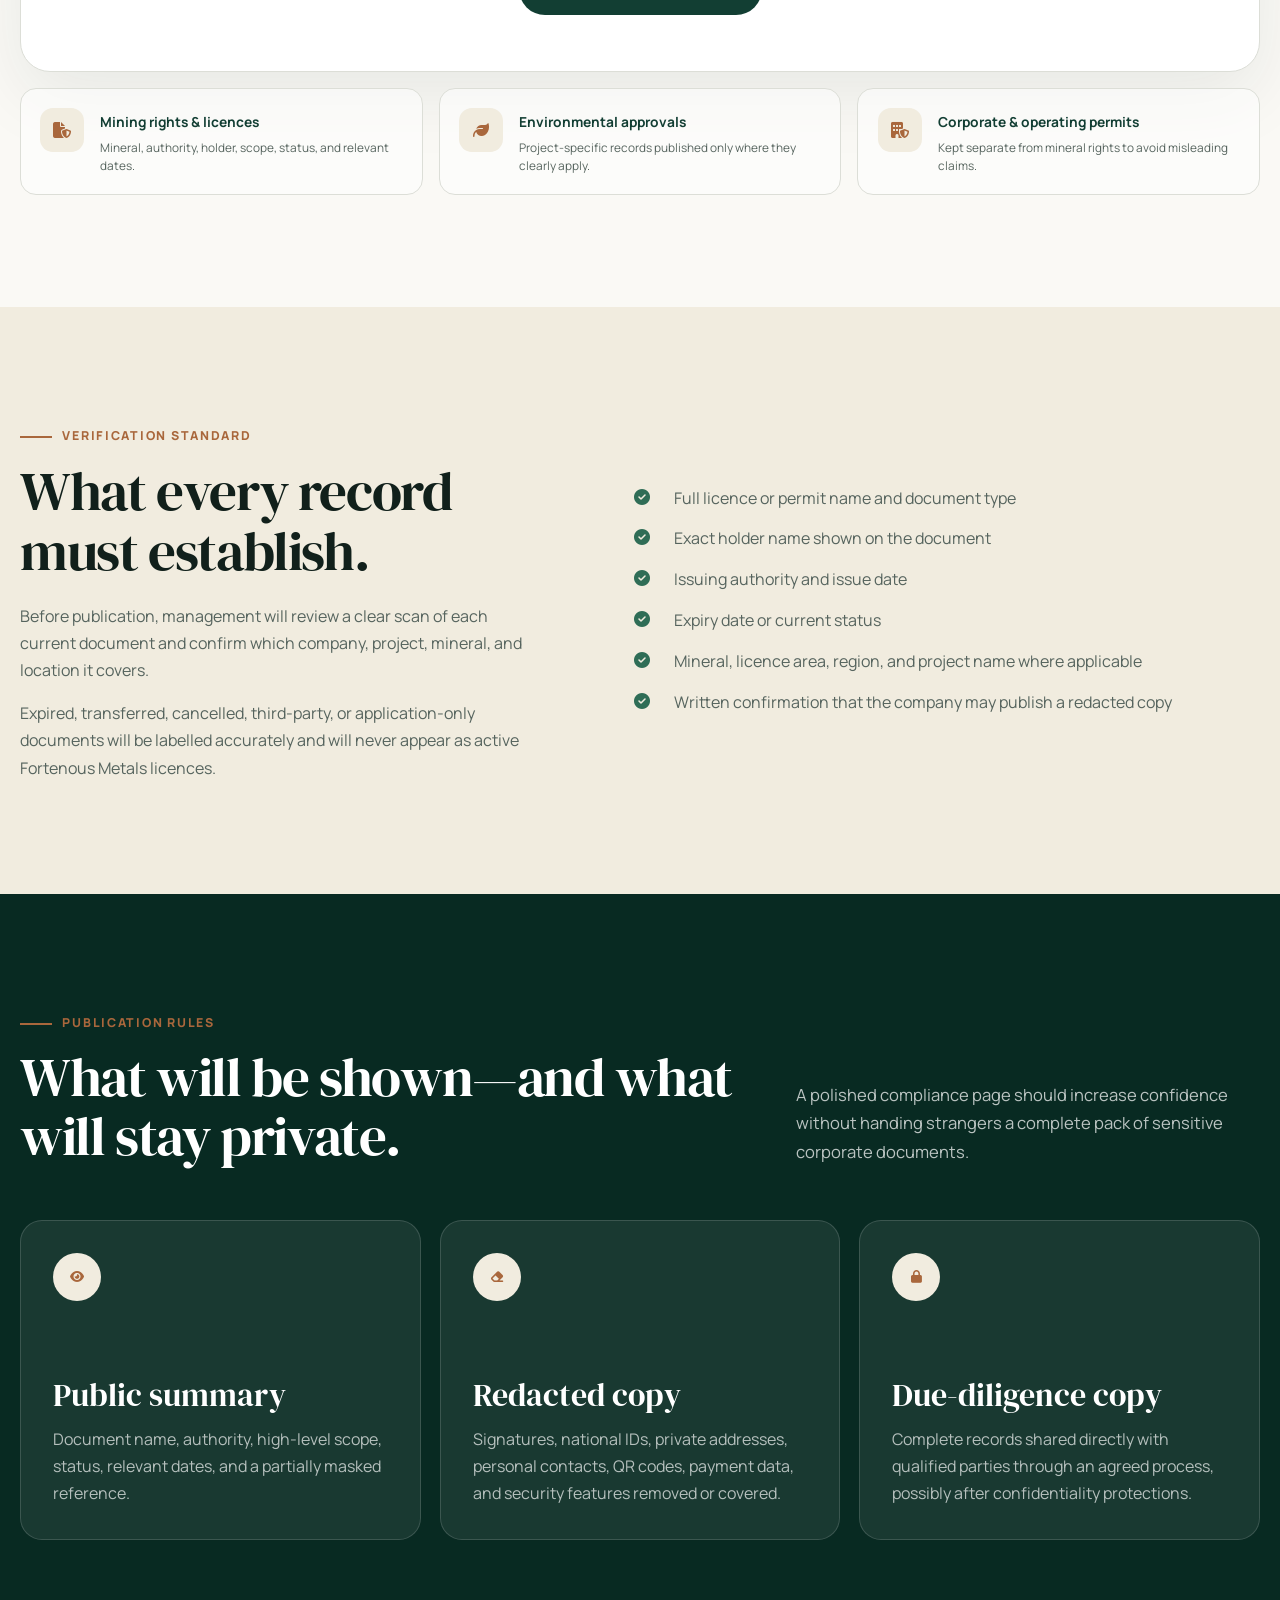
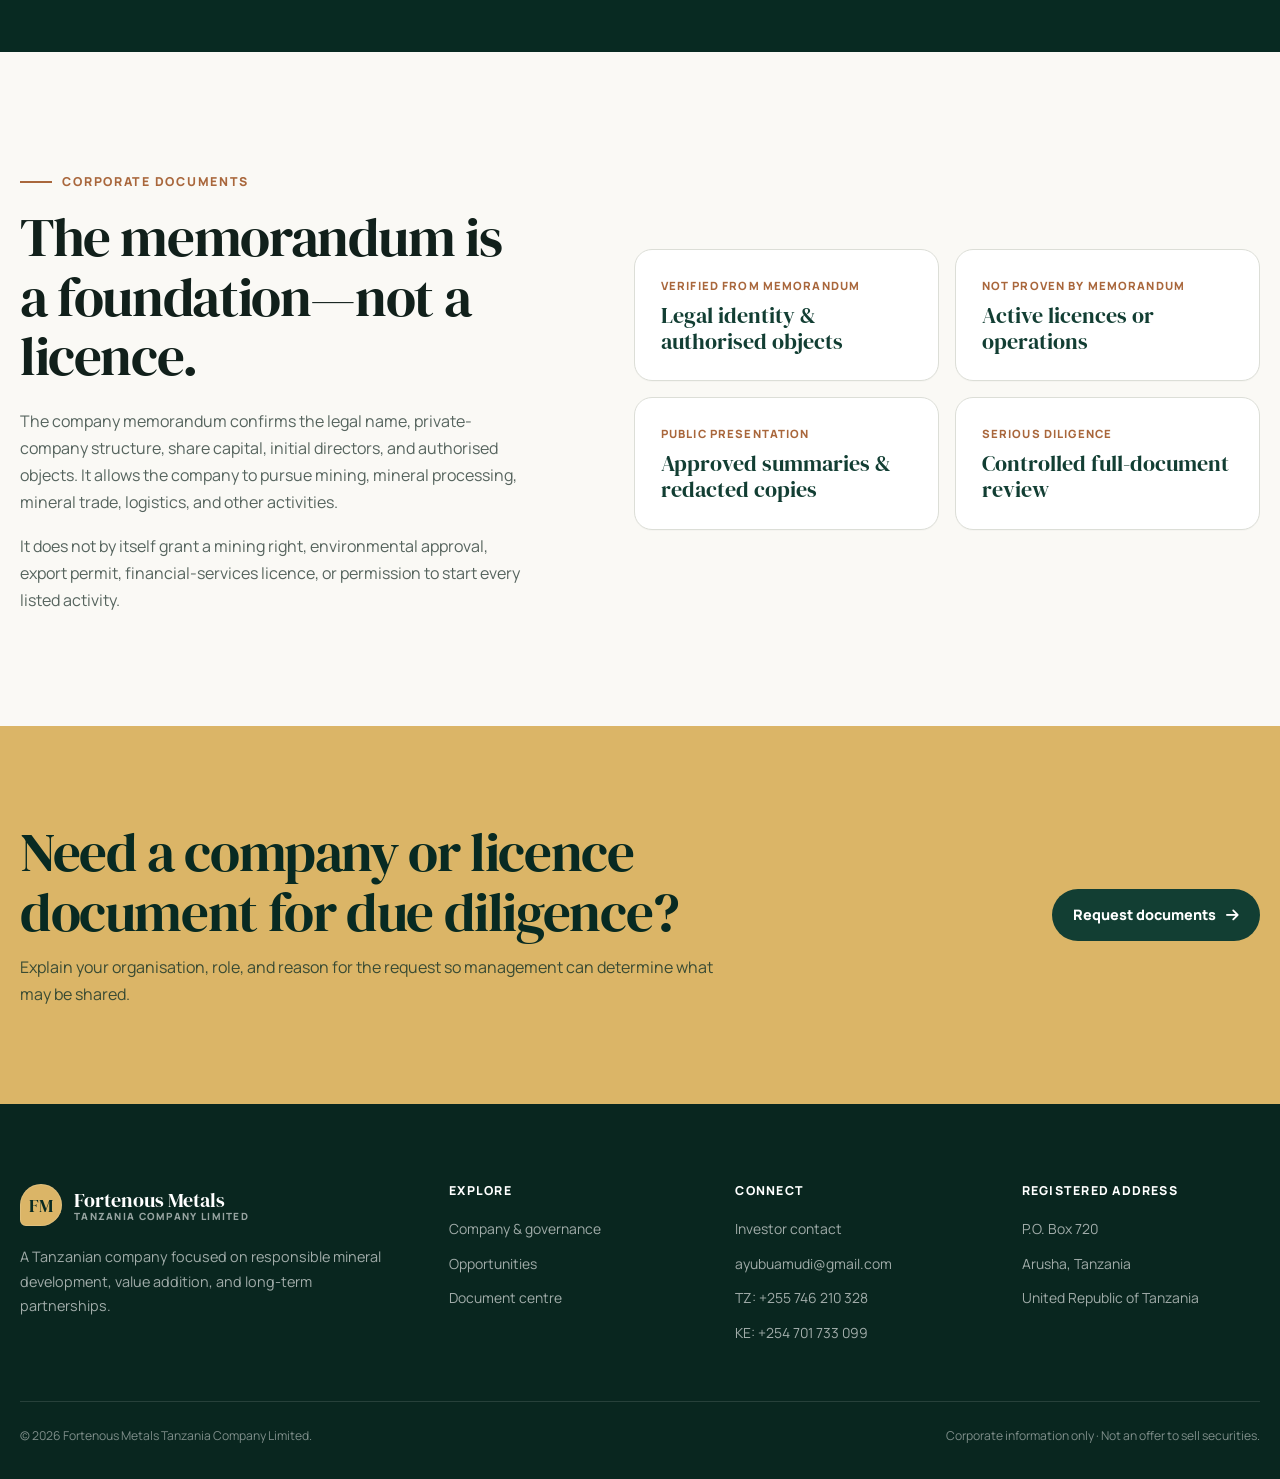
<file: licences.html>
<!DOCTYPE html>
<html lang="en">
<head>
  <meta charset="utf-8"><meta name="viewport" content="width=device-width, initial-scale=1">
  <meta name="description" content="Licence, compliance, and corporate document information for Fortenous Metals Tanzania Company Limited.">
  <meta name="theme-color" content="#0a2922"><link rel="canonical" href="https://nuru999.github.io/FORTENOUS-METALS/licences.html"><link rel="icon" href="assets/fortenous-mark.svg" type="image/svg+xml">
  <title>Licences &amp; Compliance | Fortenous Metals Tanzania</title>
  <link rel="preconnect" href="https://fonts.googleapis.com"><link rel="preconnect" href="https://fonts.gstatic.com" crossorigin><link href="https://fonts.googleapis.com/css2?family=DM+Serif+Display&family=Manrope:wght@400;600;700;800&display=swap" rel="stylesheet">
  <link rel="stylesheet" href="https://cdnjs.cloudflare.com/ajax/libs/font-awesome/6.5.1/css/all.min.css"><link rel="stylesheet" href="css/style.css">
</head>
<body class="page-licences">
  <a class="skip-link" href="#main-content">Skip to content</a><div class="scroll-progress" aria-hidden="true"><span></span></div>
  <div class="topbar"><div class="container"><span><i class="fa-solid fa-location-dot" aria-hidden="true"></i> Arusha · Tanzania</span><span>Private company limited by shares</span></div></div>
  <nav class="navbar" aria-label="Primary navigation"><div class="nav-container"><a class="logo" href="index.html"><span class="logo-mark" aria-hidden="true">FM</span><span class="logo-copy"><strong>Fortenous Metals</strong><small>Tanzania Company Limited</small></span></a><ul class="nav-links" id="navLinks"><li><a href="index.html">Home</a></li><li><a href="about.html">Company</a></li><li><a href="services.html">Opportunities</a></li><li><a class="active" aria-current="page" href="licences.html">Licences</a></li><li><a class="nav-cta" href="contact.html?subject=investor-brief">Investor contact <i class="fa-solid fa-arrow-up-right-from-square" aria-hidden="true"></i></a></li></ul><button type="button" class="mobile-menu-btn" id="mobileMenuBtn" aria-controls="navLinks" aria-expanded="false" aria-label="Open navigation"><i class="fa-solid fa-bars" aria-hidden="true"></i></button></div></nav>

  <main id="main-content">
    <section class="page-hero"><div class="container page-hero-inner"><span class="eyebrow">Licences &amp; compliance</span><h1>Evidence first. Sensitive details protected.</h1><p>This page is ready for verified licence and approval records. Documents will be published only after company review, with personal and security-sensitive information redacted.</p></div></section>

    <section class="section" id="document-register"><div class="container">
      <div class="notice spacer-bottom"><strong>Current publication status:</strong> no regulator-issued licence copy has been published on this website yet. This prevents the company from accidentally presenting a memorandum object as an active licence.</div>
      <div class="section-heading"><div><span class="eyebrow">Live document register</span><h2>Verified records, organised for serious review.</h2></div><p>The register is connected to a structured company data file. Approved records can be added without redesigning this page, while filters help visitors find the right document quickly.</p></div>

      <div class="register-shell reveal">
        <div class="register-overview" aria-label="Document register status">
          <div><span>Public records</span><strong data-document-count>0</strong></div>
          <div><span>Register status</span><strong>Ready</strong></div>
          <div><span>Last reviewed</span><strong data-register-reviewed>—</strong></div>
        </div>

        <div class="register-toolbar">
          <label class="register-search" for="documentSearch"><i class="fa-solid fa-magnifying-glass" aria-hidden="true"></i><span class="sr-only">Search documents</span><input id="documentSearch" type="search" placeholder="Search title, mineral, authority or region" autocomplete="off"></label>
          <div class="register-filters" aria-label="Filter documents by category">
            <button type="button" class="filter-chip active" data-document-filter="all" aria-pressed="true">All</button>
            <button type="button" class="filter-chip" data-document-filter="mineral-right">Mineral rights</button>
            <button type="button" class="filter-chip" data-document-filter="environmental">Environmental</button>
            <button type="button" class="filter-chip" data-document-filter="corporate">Corporate</button>
          </div>
        </div>

        <div class="document-register" id="documentRegister" aria-live="polite" aria-busy="true">
          <div class="register-loading"><i class="fa-solid fa-circle-notch fa-spin" aria-hidden="true"></i><span>Loading the verified register…</span></div>
        </div>
      </div>
      <noscript><div class="notice spacer-top">JavaScript is required to search the document register. Contact management to request the current record list.</div></noscript>

      <div class="register-categories">
        <article><i class="fa-solid fa-file-shield" aria-hidden="true"></i><div><strong>Mining rights &amp; licences</strong><p>Mineral, authority, holder, scope, status, and relevant dates.</p></div></article>
        <article><i class="fa-solid fa-leaf" aria-hidden="true"></i><div><strong>Environmental approvals</strong><p>Project-specific records published only where they clearly apply.</p></div></article>
        <article><i class="fa-solid fa-building-shield" aria-hidden="true"></i><div><strong>Corporate &amp; operating permits</strong><p>Kept separate from mineral rights to avoid misleading claims.</p></div></article>
      </div>
    </div></section>

    <section class="section section--sand"><div class="container split">
      <div class="split-copy"><span class="eyebrow">Verification standard</span><h2>What every record must establish.</h2><p>Before publication, management will review a clear scan of each current document and confirm which company, project, mineral, and location it covers.</p><p>Expired, transferred, cancelled, third-party, or application-only documents will be labelled accurately and will never appear as active Fortenous Metals licences.</p></div>
      <ul class="check-list">
        <li><i class="fa-solid fa-circle-check"></i><span>Full licence or permit name and document type</span></li>
        <li><i class="fa-solid fa-circle-check"></i><span>Exact holder name shown on the document</span></li>
        <li><i class="fa-solid fa-circle-check"></i><span>Issuing authority and issue date</span></li>
        <li><i class="fa-solid fa-circle-check"></i><span>Expiry date or current status</span></li>
        <li><i class="fa-solid fa-circle-check"></i><span>Mineral, licence area, region, and project name where applicable</span></li>
        <li><i class="fa-solid fa-circle-check"></i><span>Written confirmation that the company may publish a redacted copy</span></li>
      </ul>
    </div></section>

    <section class="section section--dark"><div class="container">
      <div class="section-heading"><div><span class="eyebrow">Publication rules</span><h2>What will be shown—and what will stay private.</h2></div><p>A polished compliance page should increase confidence without handing strangers a complete pack of sensitive corporate documents.</p></div>
      <div class="card-grid">
        <article class="card card--dark"><span class="card-icon"><i class="fa-solid fa-eye"></i></span><h3>Public summary</h3><p>Document name, authority, high-level scope, status, relevant dates, and a partially masked reference.</p></article>
        <article class="card card--dark"><span class="card-icon"><i class="fa-solid fa-eraser"></i></span><h3>Redacted copy</h3><p>Signatures, national IDs, private addresses, personal contacts, QR codes, payment data, and security features removed or covered.</p></article>
        <article class="card card--dark"><span class="card-icon"><i class="fa-solid fa-lock"></i></span><h3>Due-diligence copy</h3><p>Complete records shared directly with qualified parties through an agreed process, possibly after confidentiality protections.</p></article>
      </div>
    </div></section>

    <section class="section"><div class="container split"><div class="split-copy"><span class="eyebrow">Corporate documents</span><h2>The memorandum is a foundation—not a licence.</h2><p>The company memorandum confirms the legal name, private-company structure, share capital, initial directors, and authorised objects. It allows the company to pursue mining, mineral processing, mineral trade, logistics, and other activities.</p><p>It does not by itself grant a mining right, environmental approval, export permit, financial-services licence, or permission to start every listed activity.</p></div><div class="fact-grid"><div class="fact-card"><span>Verified from memorandum</span><strong>Legal identity &amp; authorised objects</strong></div><div class="fact-card"><span>Not proven by memorandum</span><strong>Active licences or operations</strong></div><div class="fact-card"><span>Public presentation</span><strong>Approved summaries &amp; redacted copies</strong></div><div class="fact-card"><span>Serious diligence</span><strong>Controlled full-document review</strong></div></div></div></section>

    <section class="cta"><div class="container cta-inner"><div><h2>Need a company or licence document for due diligence?</h2><p>Explain your organisation, role, and reason for the request so management can determine what may be shared.</p></div><a class="btn btn-secondary" href="contact.html?subject=due-diligence">Request documents <i class="fa-solid fa-arrow-right"></i></a></div></section>
  </main>

  <footer class="footer"><div class="container"><div class="footer-grid"><div><a class="logo" href="index.html"><span class="logo-mark" aria-hidden="true">FM</span><span class="logo-copy"><strong>Fortenous Metals</strong><small>Tanzania Company Limited</small></span></a><p class="footer-about">A Tanzanian company focused on responsible mineral development, value addition, and long-term partnerships.</p></div><div><h4>Explore</h4><ul><li><a href="about.html">Company &amp; governance</a></li><li><a href="services.html">Opportunities</a></li><li><a href="licences.html">Document centre</a></li></ul></div><div><h4>Connect</h4><ul><li><a href="contact.html?subject=investor-brief">Investor contact</a></li><li><a href="mailto:ayubuamudi@gmail.com">ayubuamudi@gmail.com</a></li><li><a href="tel:+255746210328">TZ: +255&nbsp;746&nbsp;210&nbsp;328</a></li><li><a href="tel:+254701733099">KE: +254&nbsp;701&nbsp;733&nbsp;099</a></li></ul></div><div><h4>Registered address</h4><ul><li>P.O. Box 720</li><li>Arusha, Tanzania</li><li>United Republic of Tanzania</li></ul></div></div><div class="footer-bottom"><p>© <span data-year></span> Fortenous Metals Tanzania Company Limited.</p><p>Corporate information only · Not an offer to sell securities.</p></div></div></footer>
  <script src="js/main.js"></script>
</body>
</html>
</file>
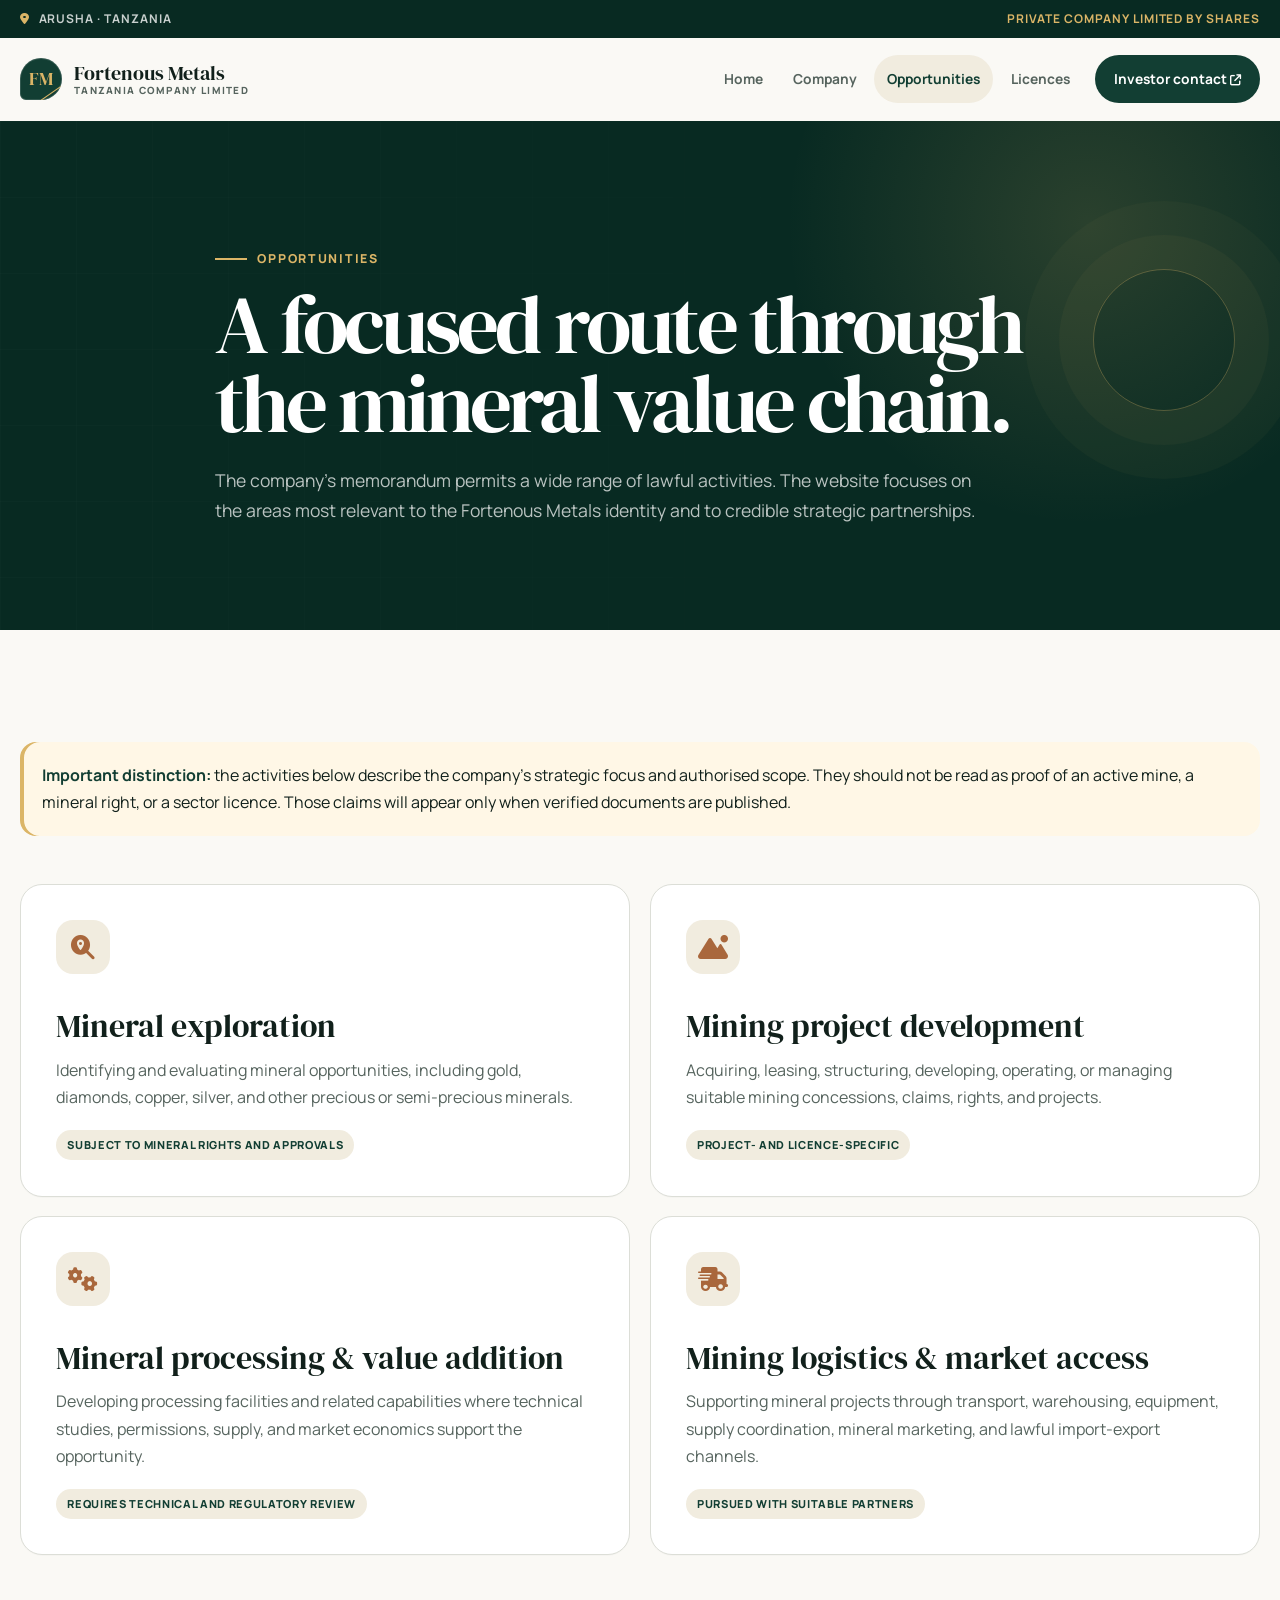
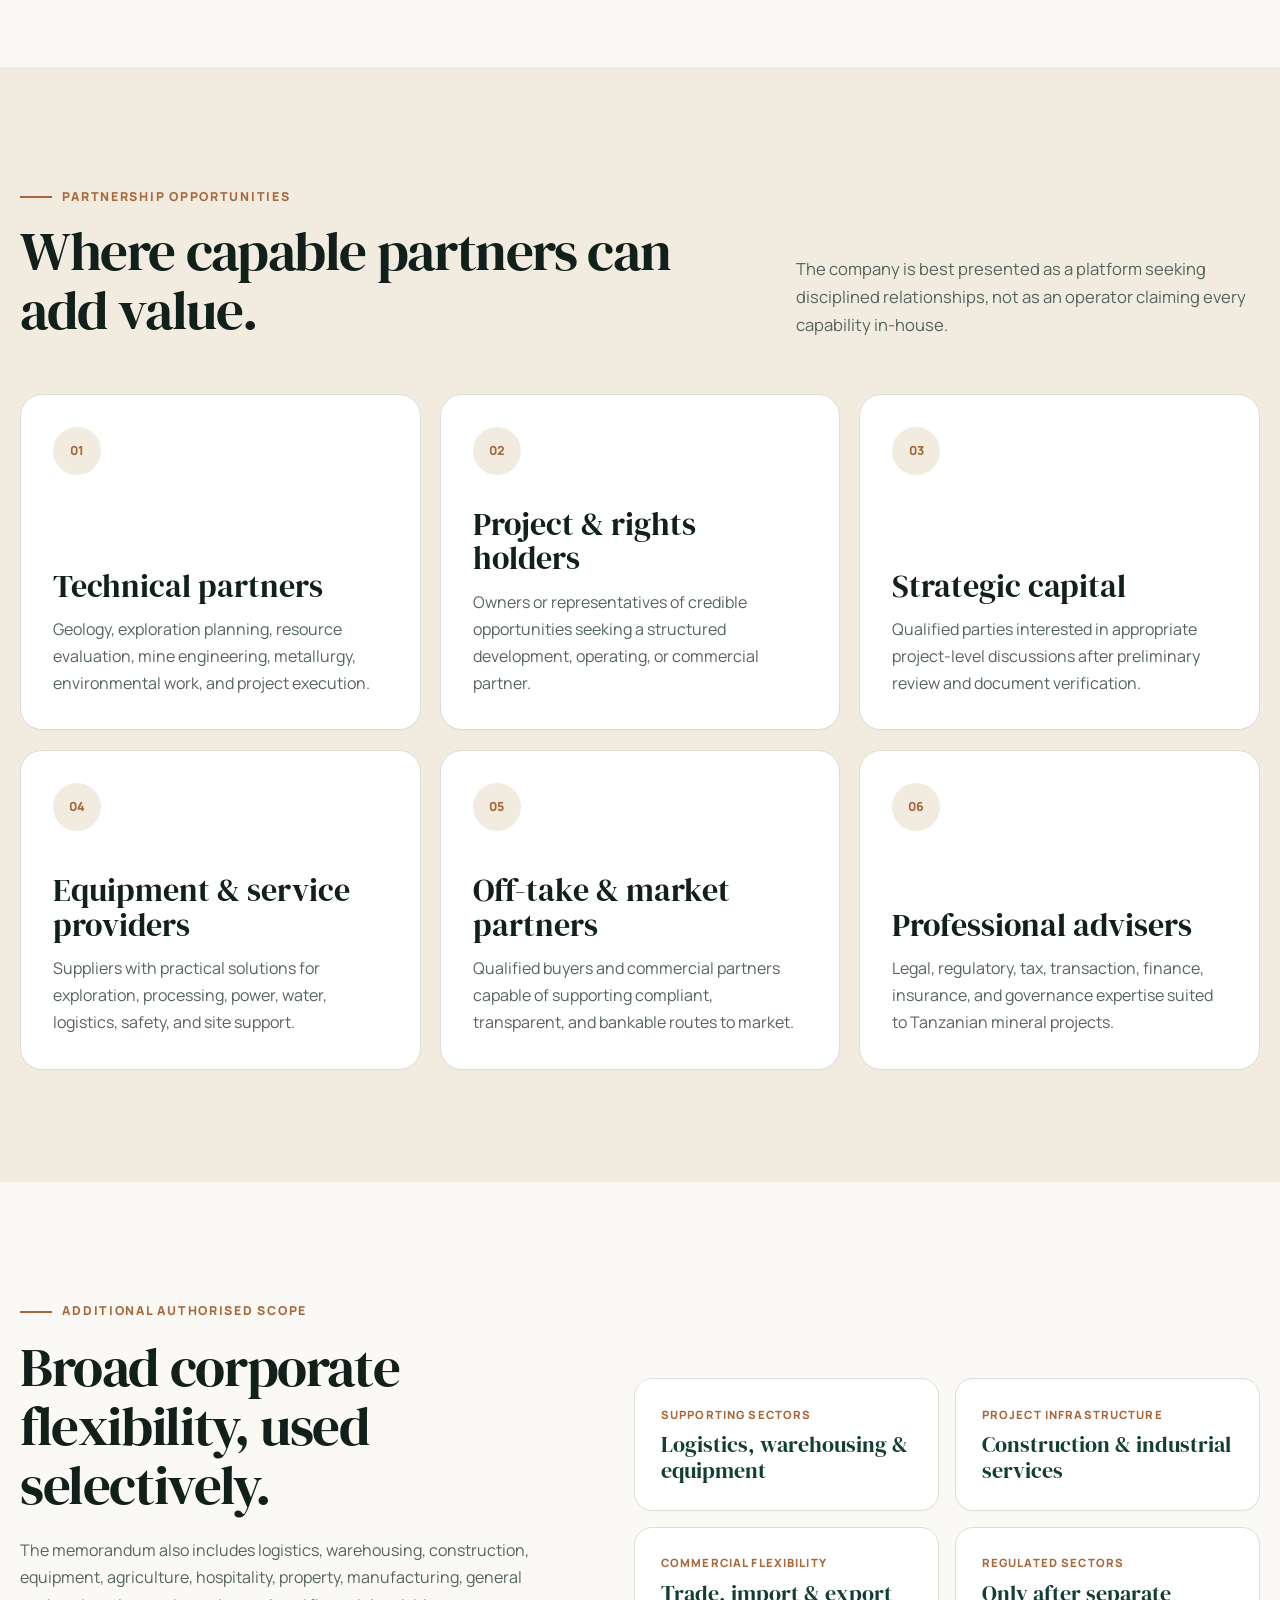
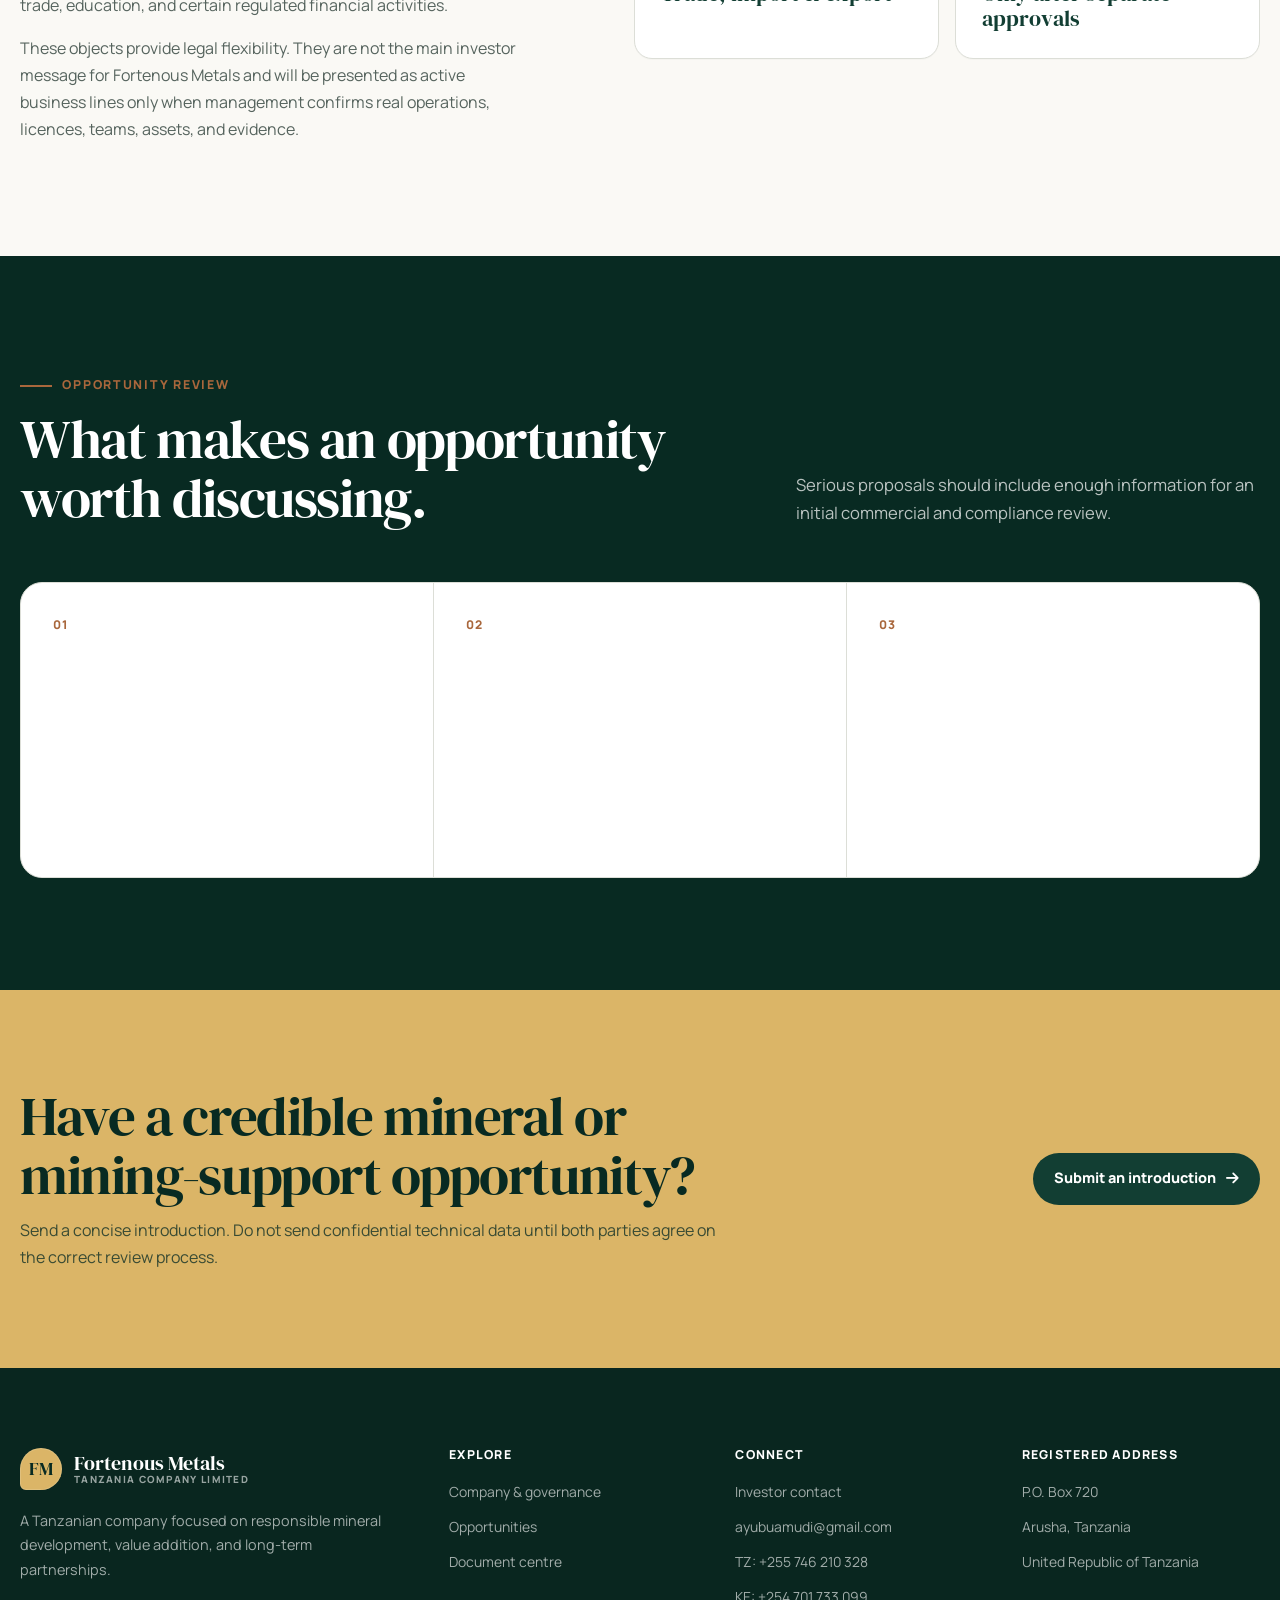
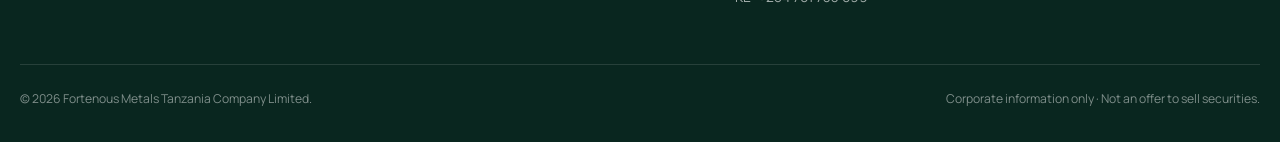
<file: services.html>
<!DOCTYPE html>
<html lang="en">
<head>
  <meta charset="utf-8"><meta name="viewport" content="width=device-width, initial-scale=1">
  <meta name="description" content="Explore the strategic business focus of Fortenous Metals Tanzania across mineral exploration, project development, processing, and mining support.">
  <meta name="theme-color" content="#0a2922"><link rel="canonical" href="https://nuru999.github.io/FORTENOUS-METALS/services.html"><link rel="icon" href="assets/fortenous-mark.svg" type="image/svg+xml">
  <title>Opportunities | Fortenous Metals Tanzania</title>
  <link rel="preconnect" href="https://fonts.googleapis.com"><link rel="preconnect" href="https://fonts.gstatic.com" crossorigin><link href="https://fonts.googleapis.com/css2?family=DM+Serif+Display&family=Manrope:wght@400;600;700;800&display=swap" rel="stylesheet">
  <link rel="stylesheet" href="https://cdnjs.cloudflare.com/ajax/libs/font-awesome/6.5.1/css/all.min.css"><link rel="stylesheet" href="css/style.css">
</head>
<body class="page-opportunities">
  <a class="skip-link" href="#main-content">Skip to content</a><div class="scroll-progress" aria-hidden="true"><span></span></div>
  <div class="topbar"><div class="container"><span><i class="fa-solid fa-location-dot" aria-hidden="true"></i> Arusha · Tanzania</span><span>Private company limited by shares</span></div></div>
  <nav class="navbar" aria-label="Primary navigation"><div class="nav-container"><a class="logo" href="index.html"><span class="logo-mark" aria-hidden="true">FM</span><span class="logo-copy"><strong>Fortenous Metals</strong><small>Tanzania Company Limited</small></span></a><ul class="nav-links" id="navLinks"><li><a href="index.html">Home</a></li><li><a href="about.html">Company</a></li><li><a class="active" aria-current="page" href="services.html">Opportunities</a></li><li><a href="licences.html">Licences</a></li><li><a class="nav-cta" href="contact.html?subject=investor-brief">Investor contact <i class="fa-solid fa-arrow-up-right-from-square" aria-hidden="true"></i></a></li></ul><button type="button" class="mobile-menu-btn" id="mobileMenuBtn" aria-controls="navLinks" aria-expanded="false" aria-label="Open navigation"><i class="fa-solid fa-bars" aria-hidden="true"></i></button></div></nav>

  <main id="main-content">
    <section class="page-hero"><div class="container page-hero-inner"><span class="eyebrow">Opportunities</span><h1>A focused route through the mineral value chain.</h1><p>The company’s memorandum permits a wide range of lawful activities. The website focuses on the areas most relevant to the Fortenous Metals identity and to credible strategic partnerships.</p></div></section>

    <section class="section" id="exploration"><div class="container">
      <div class="notice spacer-bottom"><strong>Important distinction:</strong> the activities below describe the company’s strategic focus and authorised scope. They should not be read as proof of an active mine, a mineral right, or a sector licence. Those claims will appear only when verified documents are published.</div>
      <div class="focus-grid">
        <article class="focus-card reveal"><i class="fa-solid fa-magnifying-glass-location"></i><h3>Mineral exploration</h3><p>Identifying and evaluating mineral opportunities, including gold, diamonds, copper, silver, and other precious or semi-precious minerals.</p><span class="tag">Subject to mineral rights and approvals</span></article>
        <article class="focus-card reveal"><i class="fa-solid fa-mountain-sun"></i><h3>Mining project development</h3><p>Acquiring, leasing, structuring, developing, operating, or managing suitable mining concessions, claims, rights, and projects.</p><span class="tag">Project- and licence-specific</span></article>
        <article class="focus-card reveal"><i class="fa-solid fa-gears"></i><h3>Mineral processing &amp; value addition</h3><p>Developing processing facilities and related capabilities where technical studies, permissions, supply, and market economics support the opportunity.</p><span class="tag">Requires technical and regulatory review</span></article>
        <article class="focus-card reveal"><i class="fa-solid fa-truck-fast"></i><h3>Mining logistics &amp; market access</h3><p>Supporting mineral projects through transport, warehousing, equipment, supply coordination, mineral marketing, and lawful import-export channels.</p><span class="tag">Pursued with suitable partners</span></article>
      </div>
    </div></section>

    <section class="section section--sand" id="partners"><div class="container">
      <div class="section-heading"><div><span class="eyebrow">Partnership opportunities</span><h2>Where capable partners can add value.</h2></div><p>The company is best presented as a platform seeking disciplined relationships, not as an operator claiming every capability in-house.</p></div>
      <div class="card-grid">
        <article class="card reveal"><span class="card-number">01</span><h3>Technical partners</h3><p>Geology, exploration planning, resource evaluation, mine engineering, metallurgy, environmental work, and project execution.</p></article>
        <article class="card reveal"><span class="card-number">02</span><h3>Project &amp; rights holders</h3><p>Owners or representatives of credible opportunities seeking a structured development, operating, or commercial partner.</p></article>
        <article class="card reveal"><span class="card-number">03</span><h3>Strategic capital</h3><p>Qualified parties interested in appropriate project-level discussions after preliminary review and document verification.</p></article>
        <article class="card reveal"><span class="card-number">04</span><h3>Equipment &amp; service providers</h3><p>Suppliers with practical solutions for exploration, processing, power, water, logistics, safety, and site support.</p></article>
        <article class="card reveal"><span class="card-number">05</span><h3>Off-take &amp; market partners</h3><p>Qualified buyers and commercial partners capable of supporting compliant, transparent, and bankable routes to market.</p></article>
        <article class="card reveal"><span class="card-number">06</span><h3>Professional advisers</h3><p>Legal, regulatory, tax, transaction, finance, insurance, and governance expertise suited to Tanzanian mineral projects.</p></article>
      </div>
    </div></section>

    <section class="section"><div class="container split">
      <div class="split-copy"><span class="eyebrow">Additional authorised scope</span><h2>Broad corporate flexibility, used selectively.</h2><p>The memorandum also includes logistics, warehousing, construction, equipment, agriculture, hospitality, property, manufacturing, general trade, education, and certain regulated financial activities.</p><p>These objects provide legal flexibility. They are not the main investor message for Fortenous Metals and will be presented as active business lines only when management confirms real operations, licences, teams, assets, and evidence.</p></div>
      <div class="fact-grid"><div class="fact-card"><span>Supporting sectors</span><strong>Logistics, warehousing &amp; equipment</strong></div><div class="fact-card"><span>Project infrastructure</span><strong>Construction &amp; industrial services</strong></div><div class="fact-card"><span>Commercial flexibility</span><strong>Trade, import &amp; export</strong></div><div class="fact-card"><span>Regulated sectors</span><strong>Only after separate approvals</strong></div></div>
    </div></section>

    <section class="section section--dark"><div class="container">
      <div class="section-heading"><div><span class="eyebrow">Opportunity review</span><h2>What makes an opportunity worth discussing.</h2></div><p>Serious proposals should include enough information for an initial commercial and compliance review.</p></div>
      <div class="steps"><article class="step"><h3>Clear ownership</h3><p>Identified rights holders, counterparties, mandate, and authority to discuss the opportunity.</p></article><article class="step"><h3>Documented basis</h3><p>Relevant licences, coordinates, technical records, permits, studies, or commercial documents.</p></article><article class="step"><h3>Defined partnership need</h3><p>A clear request covering capital, technical capability, operations, equipment, off-take, or another specific contribution.</p></article></div>
    </div></section>

    <section class="cta"><div class="container cta-inner"><div><h2>Have a credible mineral or mining-support opportunity?</h2><p>Send a concise introduction. Do not send confidential technical data until both parties agree on the correct review process.</p></div><a class="btn btn-secondary" href="contact.html">Submit an introduction <i class="fa-solid fa-arrow-right"></i></a></div></section>
  </main>

  <footer class="footer"><div class="container"><div class="footer-grid"><div><a class="logo" href="index.html"><span class="logo-mark" aria-hidden="true">FM</span><span class="logo-copy"><strong>Fortenous Metals</strong><small>Tanzania Company Limited</small></span></a><p class="footer-about">A Tanzanian company focused on responsible mineral development, value addition, and long-term partnerships.</p></div><div><h4>Explore</h4><ul><li><a href="about.html">Company &amp; governance</a></li><li><a href="services.html">Opportunities</a></li><li><a href="licences.html">Document centre</a></li></ul></div><div><h4>Connect</h4><ul><li><a href="contact.html?subject=investor-brief">Investor contact</a></li><li><a href="mailto:ayubuamudi@gmail.com">ayubuamudi@gmail.com</a></li><li><a href="tel:+255746210328">TZ: +255&nbsp;746&nbsp;210&nbsp;328</a></li><li><a href="tel:+254701733099">KE: +254&nbsp;701&nbsp;733&nbsp;099</a></li></ul></div><div><h4>Registered address</h4><ul><li>P.O. Box 720</li><li>Arusha, Tanzania</li><li>United Republic of Tanzania</li></ul></div></div><div class="footer-bottom"><p>© <span data-year></span> Fortenous Metals Tanzania Company Limited.</p><p>Corporate information only · Not an offer to sell securities.</p></div></div></footer>
  <script src="js/main.js"></script>
</body>
</html>
</file>
<file: css/style.css>
:root {
  --ink:#14211d;--muted:#52615b;--green:#163f35;--deep:#0c2d25;
  --copper:#b46f3c;--gold:#d3a85f;--sand:#f3eee4;--paper:#fbfaf7;
  --white:#fff;--line:#dedfd9;--shadow:0 24px 70px rgba(16,44,36,.11);
  --r:22px;--max:1180px;--ease:180ms ease;
}
*{box-sizing:border-box;margin:0;padding:0}
html{scroll-behavior:smooth}
body{background:var(--paper);color:var(--ink);font-family:"Manrope","Segoe UI",sans-serif;line-height:1.7;-webkit-font-smoothing:antialiased}
body.menu-open{overflow:hidden}img{display:block;max-width:100%}a{color:inherit}button,input,textarea,select{font:inherit}
h1,h2,h3,h4{font-family:"DM Serif Display",Georgia,serif;font-weight:400;line-height:1.08}
h1{font-size:clamp(3.1rem,7vw,6.6rem);letter-spacing:-.045em}h2{font-size:clamp(2.2rem,4.3vw,4rem);letter-spacing:-.025em}h3{font-size:clamp(1.45rem,2.5vw,2rem)}p{color:var(--muted)}
.container{width:min(var(--max),calc(100% - 2rem));margin-inline:auto}.section{padding:7rem 0}.section--sand{background:var(--sand)}.section--dark{background:var(--deep);color:var(--white)}.section--dark p{color:rgba(255,255,255,.72)}
.eyebrow{color:var(--copper);display:inline-flex;align-items:center;gap:.65rem;font-size:.77rem;font-weight:800;letter-spacing:.14em;text-transform:uppercase}.eyebrow:before{content:"";width:32px;height:2px;background:currentColor}
.section-heading{display:grid;grid-template-columns:minmax(0,1.1fr) minmax(280px,.7fr);align-items:end;gap:3rem;margin-bottom:3.4rem}.section-heading h2{max-width:740px;margin-top:.8rem}.section-heading>p{font-size:1.04rem}
.topbar{background:var(--deep);color:rgba(255,255,255,.78);font-size:.75rem;font-weight:700;letter-spacing:.08em;text-transform:uppercase}.topbar .container{display:flex;justify-content:space-between;gap:1rem;padding-block:.55rem}.topbar span:last-child{color:var(--gold)}
.navbar{position:sticky;z-index:100;top:0;background:rgba(251,250,247,.94);border-bottom:1px solid transparent;backdrop-filter:blur(16px);transition:border-color var(--ease),box-shadow var(--ease)}.navbar.scrolled{border-color:var(--line);box-shadow:0 10px 30px rgba(20,33,29,.06)}
.nav-container{width:min(var(--max),calc(100% - 2rem));min-height:78px;margin-inline:auto;display:flex;align-items:center;justify-content:space-between;gap:2rem}.logo{display:inline-flex;align-items:center;gap:.75rem;color:var(--ink);text-decoration:none}.logo-mark{width:42px;aspect-ratio:1;display:grid;place-items:center;background:var(--green);border-radius:50% 50% 50% 10%;color:var(--gold);font-family:"DM Serif Display",Georgia,serif;font-size:1.15rem}.logo-copy{display:grid;line-height:1.1}.logo-copy strong{font-family:"DM Serif Display",Georgia,serif;font-size:1.28rem;font-weight:400}.logo-copy small{color:var(--muted);font-size:.62rem;font-weight:800;letter-spacing:.13em;text-transform:uppercase}
.nav-links{list-style:none;display:flex;align-items:center;gap:.25rem}.nav-links a{display:block;padding:.75rem .82rem;border-radius:999px;color:var(--muted);font-size:.86rem;font-weight:700;text-decoration:none;transition:color var(--ease),background var(--ease)}.nav-links a:hover,.nav-links a.active{background:var(--sand);color:var(--green)}.nav-links .nav-cta{margin-left:.5rem;padding-inline:1.2rem;background:var(--green);color:var(--white)}.nav-links .nav-cta:hover,.nav-links .nav-cta.active{background:var(--deep);color:var(--white)}
.mobile-menu-btn{width:44px;height:44px;display:none;align-items:center;justify-content:center;border:1px solid var(--line);border-radius:50%;background:transparent;color:var(--ink);cursor:pointer}
.hero{position:relative;min-height:720px;display:grid;align-items:stretch;overflow:hidden;background:var(--deep);color:var(--white)}.hero-grid{width:min(1380px,100%);margin-inline:auto;display:grid;grid-template-columns:minmax(0,1.07fr) minmax(360px,.93fr)}.hero-copy{display:flex;flex-direction:column;justify-content:center;padding:7rem max(2rem,calc((100vw - var(--max))/2))}.hero .eyebrow,.page-hero .eyebrow{color:var(--gold)}.hero h1 span{color:var(--gold)}.hero-lead{max-width:690px;margin:1.7rem 0 2.2rem;color:rgba(255,255,255,.76);font-size:clamp(1.05rem,1.6vw,1.23rem)}
.hero-actions,.button-row{display:flex;flex-wrap:wrap;gap:.8rem}.btn{min-height:50px;display:inline-flex;align-items:center;justify-content:center;gap:.65rem;padding:.8rem 1.25rem;border:1px solid transparent;border-radius:999px;cursor:pointer;font-size:.9rem;font-weight:800;text-decoration:none;transition:transform var(--ease),background var(--ease),border-color var(--ease)}.btn:hover{transform:translateY(-2px)}.btn-primary{background:var(--gold);color:var(--deep)}.btn-primary:hover{background:#e1b96e}.btn-secondary{background:var(--green);color:var(--white)}.btn-outline{border-color:rgba(255,255,255,.32);color:var(--white)}.btn-outline:hover{border-color:var(--gold);background:rgba(255,255,255,.06)}.btn-light{background:var(--white);color:var(--deep)}
.hero-visual{position:relative;min-height:720px;background:linear-gradient(135deg,#244b40,var(--deep))}.hero-visual img{width:100%;height:100%;object-fit:cover;opacity:.86}.hero-visual:after{content:"";position:absolute;inset:0;background:linear-gradient(90deg,var(--deep),transparent 32%),linear-gradient(0deg,rgba(12,45,37,.52),transparent 55%)}.hero-visual-note{position:absolute;z-index:2;right:2rem;bottom:2rem;width:min(330px,calc(100% - 4rem));padding:1.2rem;border:1px solid rgba(255,255,255,.25);border-radius:18px;background:rgba(11,38,31,.74);backdrop-filter:blur(12px)}.hero-visual-note strong{display:block;margin-bottom:.2rem;color:var(--gold);font-size:.8rem;letter-spacing:.08em;text-transform:uppercase}.hero-visual-note p{color:rgba(255,255,255,.8);font-size:.83rem}
.trust-strip{margin-top:-1px;background:var(--white);border-bottom:1px solid var(--line)}.trust-grid{display:grid;grid-template-columns:repeat(4,1fr)}.trust-item{padding:1.6rem 1.5rem;border-right:1px solid var(--line)}.trust-item:first-child{padding-left:0}.trust-item:last-child{border-right:0}.trust-item strong{display:block;color:var(--green);font-family:"DM Serif Display",Georgia,serif;font-size:1.45rem;font-weight:400}.trust-item span{color:var(--muted);font-size:.76rem;font-weight:700;letter-spacing:.06em;text-transform:uppercase}
.card-grid{display:grid;grid-template-columns:repeat(3,1fr);gap:1.2rem}.card{min-height:320px;padding:2rem;display:flex;flex-direction:column;border:1px solid var(--line);border-radius:var(--r);background:var(--white);transition:transform var(--ease),box-shadow var(--ease),border-color var(--ease)}.card:hover{transform:translateY(-5px);border-color:rgba(180,111,60,.5);box-shadow:var(--shadow)}.card-number,.card-icon{width:48px;height:48px;display:grid;place-items:center;margin-bottom:auto;border-radius:50%;background:var(--sand);color:var(--copper);font-size:.78rem;font-weight:800}.card h3{margin:2rem 0 .8rem}.card a{margin-top:1.3rem;color:var(--green);font-weight:800;text-decoration:none}
.card--dark{background:rgba(255,255,255,.07);border-color:rgba(255,255,255,.15);color:var(--white)}.card--dark p{color:rgba(255,255,255,.68)}.spacer-top{margin-top:2rem}.spacer-bottom{margin-bottom:3rem}.form-intro{margin:.6rem 0 1.8rem}
.split{display:grid;grid-template-columns:minmax(0,.9fr) minmax(0,1.1fr);align-items:center;gap:clamp(3rem,8vw,7rem)}.split-copy h2{margin:.9rem 0 1.4rem}.split-copy p+p{margin-top:1rem}.split-copy .button-row{margin-top:2rem}.proof-panel{display:grid;gap:.8rem;padding:1rem;border:1px solid rgba(255,255,255,.16);border-radius:34px;background:rgba(255,255,255,.06)}.proof-row{padding:1.35rem 1.4rem;display:grid;grid-template-columns:46px 1fr;gap:1rem;align-items:center;border-radius:18px;background:rgba(255,255,255,.06)}.proof-row i{color:var(--gold);font-size:1.2rem;text-align:center}.proof-row strong{display:block;font-size:.95rem}.proof-row span{color:rgba(255,255,255,.65);font-size:.8rem}
.licence-preview{position:relative;overflow:hidden;padding:clamp(2rem,5vw,4rem);border-radius:34px;background:var(--green);color:var(--white)}.licence-preview:before{content:"";position:absolute;width:360px;height:360px;right:-160px;top:-190px;border:1px solid rgba(211,168,95,.4);border-radius:50%;box-shadow:0 0 0 52px rgba(211,168,95,.05),0 0 0 104px rgba(211,168,95,.03)}.licence-preview-grid{position:relative;display:grid;grid-template-columns:minmax(0,1fr) minmax(300px,.75fr);gap:4rem;align-items:end}.licence-preview h2{margin:.85rem 0 1.2rem;max-width:650px}.licence-preview p{max-width:680px;color:rgba(255,255,255,.74)}.status-card{padding:1.5rem;border:1px solid rgba(255,255,255,.19);border-radius:18px;background:rgba(255,255,255,.07)}.status{display:inline-flex;align-items:center;gap:.55rem;color:var(--gold);font-size:.73rem;font-weight:800;letter-spacing:.08em;text-transform:uppercase}.status-dot{width:8px;height:8px;border-radius:50%;background:var(--gold)}.status-card h3{margin:.8rem 0 .55rem}.status-card p{font-size:.86rem}
.steps{counter-reset:step;display:grid;grid-template-columns:repeat(3,1fr);gap:1px;overflow:hidden;border:1px solid var(--line);border-radius:var(--r);background:var(--line)}.step{min-height:250px;padding:2rem;background:var(--white)}.step:before{counter-increment:step;content:"0" counter(step);display:block;margin-bottom:3rem;color:var(--copper);font-size:.75rem;font-weight:800;letter-spacing:.12em}.step h3{margin-bottom:.65rem}
.page-hero{padding:6.5rem 0 5.5rem;background:var(--deep);color:var(--white)}.page-hero-inner{max-width:850px}.page-hero h1{margin:1rem 0 1.4rem;font-size:clamp(3rem,6vw,5.7rem)}.page-hero p{color:rgba(255,255,255,.72);font-size:1.1rem}
.fact-grid{display:grid;grid-template-columns:repeat(2,1fr);gap:1rem}.fact-card{padding:1.6rem;border:1px solid var(--line);border-radius:18px;background:var(--white)}.fact-card span{display:block;margin-bottom:.5rem;color:var(--copper);font-size:.71rem;font-weight:800;letter-spacing:.1em;text-transform:uppercase}.fact-card strong{display:block;color:var(--green);font-family:"DM Serif Display",Georgia,serif;font-size:1.35rem;font-weight:400;line-height:1.2}.notice{padding:1.25rem 1.4rem;border-left:4px solid var(--gold);border-radius:0 12px 12px 0;background:#fff9ed}.notice strong{color:var(--green)}
.focus-grid{display:grid;grid-template-columns:repeat(2,1fr);gap:1.2rem}.focus-card{min-height:290px;padding:2.2rem;border-radius:var(--r);background:var(--white);border:1px solid var(--line)}.focus-card i{color:var(--copper);font-size:1.5rem}.focus-card h3{margin:2.2rem 0 .8rem}.tag{display:inline-flex;margin-top:1.2rem;padding:.35rem .7rem;border-radius:999px;background:var(--sand);color:var(--green);font-size:.69rem;font-weight:800;letter-spacing:.06em;text-transform:uppercase}.scope-list{display:grid;grid-template-columns:repeat(3,1fr);gap:1rem}.scope-item{padding:1.5rem;border-top:1px solid var(--line)}.scope-item strong{display:block;margin-bottom:.4rem;color:var(--green)}.scope-item p{font-size:.9rem}
.document-grid{display:grid;grid-template-columns:repeat(3,1fr);gap:1.2rem}.document-card{min-height:310px;padding:1.8rem;display:flex;flex-direction:column;border:1px solid var(--line);border-radius:var(--r);background:var(--white)}.doc-icon{width:50px;height:64px;display:grid;place-items:center;border:1px solid rgba(180,111,60,.35);border-radius:8px 14px 8px 8px;background:#fffaf4;color:var(--copper);font-size:1.2rem}.document-card h3{margin:auto 0 .8rem}.doc-meta{margin-top:1rem;padding-top:1rem;border-top:1px solid var(--line);color:var(--muted);font-size:.76rem;font-weight:700}.check-list{list-style:none;display:grid;gap:.85rem}.check-list li{display:grid;grid-template-columns:28px 1fr;align-items:start;gap:.7rem;color:var(--muted)}.check-list i{margin-top:.25rem;color:#2f6d56}
.contact-grid{display:grid;grid-template-columns:minmax(0,.82fr) minmax(0,1.18fr);gap:5rem;align-items:start}.contact-list{list-style:none;display:grid;gap:1.3rem;margin-top:2.2rem}.contact-list li{display:grid;grid-template-columns:45px 1fr;gap:1rem;align-items:start}.contact-list i{width:45px;height:45px;display:grid;place-items:center;border-radius:50%;background:var(--sand);color:var(--copper)}.contact-list strong{display:block;margin-bottom:.2rem}.contact-list a{color:var(--green);text-decoration-thickness:1px;text-underline-offset:3px}.contact-form{padding:clamp(1.5rem,4vw,3rem);border:1px solid var(--line);border-radius:34px;background:var(--white);box-shadow:var(--shadow)}.form-grid{display:grid;grid-template-columns:repeat(2,1fr);gap:1rem}.form-group{margin-bottom:1rem}.form-group--full{grid-column:1/-1}.form-group label{display:block;margin-bottom:.4rem;color:var(--ink);font-size:.8rem;font-weight:800}.form-group input,.form-group textarea,.form-group select{width:100%;padding:.85rem 1rem;border:1px solid var(--line);border-radius:11px;background:var(--paper);color:var(--ink)}.form-group textarea{min-height:145px;resize:vertical}.form-group input:focus,.form-group textarea:focus,.form-group select:focus{outline:3px solid rgba(211,168,95,.28);border-color:var(--gold)}.form-note,#formMessage{margin-top:1rem;color:var(--muted);font-size:.78rem}#formMessage{display:none;padding:.9rem 1rem;border-radius:10px;background:#edf7f2;color:#2f6d56}
.cta{padding:6rem 0;background:var(--gold)}.cta-inner{display:grid;grid-template-columns:1fr auto;align-items:center;gap:3rem}.cta h2{max-width:780px;color:var(--deep)}.cta p{max-width:720px;margin-top:.8rem;color:rgba(12,45,37,.78)}
.footer{padding:5rem 0 2rem;background:#09261f;color:var(--white)}.footer-grid{display:grid;grid-template-columns:1.6fr repeat(3,1fr);gap:3rem;padding-bottom:3.5rem}.footer .logo{color:var(--white)}.footer .logo-mark{background:var(--gold);color:var(--deep)}.footer .logo-copy small{color:rgba(255,255,255,.58)}.footer-about{max-width:380px;margin-top:1.2rem;color:rgba(255,255,255,.62);font-size:.9rem}.footer h4{margin-bottom:1.2rem;font-family:"Manrope","Segoe UI",sans-serif;font-size:.77rem;font-weight:800;letter-spacing:.1em;text-transform:uppercase}.footer ul{list-style:none;display:grid;gap:.7rem}.footer li,.footer a{color:rgba(255,255,255,.62);font-size:.87rem;text-decoration:none}.footer a:hover{color:var(--gold)}.footer-bottom{padding-top:1.5rem;display:flex;justify-content:space-between;gap:1rem;border-top:1px solid rgba(255,255,255,.12)}.footer-bottom p{color:rgba(255,255,255,.48);font-size:.76rem}
.reveal{opacity:0;transform:translateY(18px);transition:opacity 550ms ease,transform 550ms ease}.reveal.active{opacity:1;transform:none}
@media(max-width:980px){.nav-links{position:fixed;inset:108px 1rem auto;display:none;flex-direction:column;align-items:stretch;padding:1rem;border:1px solid var(--line);border-radius:20px;background:var(--white);box-shadow:var(--shadow)}.nav-links.active{display:flex}.nav-links .nav-cta{margin-left:0;text-align:center}.mobile-menu-btn{display:inline-flex}.hero-grid,.split,.contact-grid,.licence-preview-grid{grid-template-columns:1fr}.hero-copy{padding:6rem max(1.5rem,calc((100vw - var(--max))/2))}.hero-visual{min-height:430px}.trust-grid,.card-grid,.document-grid{grid-template-columns:repeat(2,1fr)}.footer-grid{grid-template-columns:1.5fr 1fr 1fr}.footer-grid>div:last-child{grid-column:2/-1}}
@media(max-width:720px){.section{padding:5rem 0}.topbar .container{justify-content:center}.topbar span:last-child,.logo-copy small{display:none}.section-heading,.trust-grid,.card-grid,.focus-grid,.scope-list,.document-grid,.fact-grid,.steps,.form-grid,.cta-inner,.footer-grid{grid-template-columns:1fr}.section-heading{gap:1.2rem}.trust-item,.trust-item:first-child{padding:1.2rem 0;border-right:0;border-bottom:1px solid var(--line)}.trust-item:last-child{border-bottom:0}.hero{min-height:auto}.hero-copy{padding:5rem 1rem}.hero-visual{min-height:360px}.card{min-height:280px}.footer-grid>div:last-child{grid-column:auto}.footer-bottom{flex-direction:column}}
@media(prefers-reduced-motion:reduce){html{scroll-behavior:auto}*,*:before,*:after{animation-duration:.01ms!important;animation-iteration-count:1!important;scroll-behavior:auto!important;transition-duration:.01ms!important}.reveal{opacity:1;transform:none}}

/* 2026 investor experience */
:root{
  --ink:#11201b;
  --muted:#56645e;
  --green:#123e33;
  --deep:#082a22;
  --copper:#a9673c;
  --gold:#dbb567;
  --sand:#f1ecdf;
  --paper:#faf9f5;
  --line:#dcded7;
  --shadow:0 28px 80px rgba(8,42,34,.12);
  --max:1240px;
}

::selection{background:var(--gold);color:var(--deep)}
body{overflow-x:hidden}
a:focus-visible,button:focus-visible,input:focus-visible,textarea:focus-visible,select:focus-visible{outline:3px solid var(--gold);outline-offset:4px}
.skip-link{position:fixed;z-index:999;left:1rem;top:1rem;padding:.8rem 1rem;border-radius:10px;background:var(--gold);color:var(--deep);font-weight:800;text-decoration:none;transform:translateY(-180%);transition:transform var(--ease)}
.skip-link:focus{transform:none}
.scroll-progress{position:fixed;z-index:300;top:0;left:0;width:100%;height:3px;pointer-events:none}
.scroll-progress span{display:block;width:0;height:100%;background:var(--gold);box-shadow:0 0 14px rgba(219,181,103,.5)}
.topbar i{margin-right:.35rem;color:var(--gold)}
.navbar{background:rgba(250,249,245,.92)}
.nav-container{min-height:82px}
.logo-mark{position:relative;isolation:isolate;overflow:hidden;border-radius:50% 50% 50% 14%;box-shadow:inset 0 0 0 1px rgba(255,255,255,.14)}
.logo-mark:after{content:"";position:absolute;z-index:-1;width:34px;height:1px;right:-10px;bottom:9px;background:var(--gold);transform:rotate(-35deg)}
.nav-links .nav-cta i{font-size:.7rem}

.page-home .hero{min-height:760px;background:var(--deep)}
.page-home .hero-grid{width:min(1480px,100%);grid-template-columns:minmax(0,.93fr) minmax(480px,1.07fr)}
.page-home .hero-copy{position:relative;isolation:isolate;padding-top:7.5rem;padding-bottom:7.5rem;background:radial-gradient(circle at 15% 10%,rgba(219,181,103,.12),transparent 32%),var(--deep)}
.page-home .hero-copy:before{content:"";position:absolute;z-index:-1;inset:0;opacity:.12;background-image:linear-gradient(rgba(255,255,255,.13) 1px,transparent 1px),linear-gradient(90deg,rgba(255,255,255,.13) 1px,transparent 1px);background-size:72px 72px;mask-image:linear-gradient(90deg,#000,transparent)}
.page-home .hero h1{max-width:780px;font-size:clamp(3.65rem,6.75vw,7.25rem);line-height:.91;letter-spacing:-.05em}
.page-home .hero h1 span{display:inline-block;margin-top:.15em;color:var(--gold)}
.hero-principles{display:flex;flex-wrap:wrap;gap:.7rem 1.3rem;margin-top:2.2rem;color:rgba(255,255,255,.67);font-size:.76rem;font-weight:700;letter-spacing:.04em}
.hero-principles i{margin-right:.3rem;color:var(--gold)}
.page-home .hero-visual{min-height:760px;overflow:hidden}
.page-home .hero-visual img{transition:transform 1.2s cubic-bezier(.2,.7,.2,1);filter:saturate(.82) contrast(1.04)}
.page-home .hero-visual:hover img{transform:scale(1.025)}
.page-home .hero-visual:after{z-index:1;background:linear-gradient(90deg,var(--deep),transparent 18%),linear-gradient(0deg,rgba(4,25,20,.8),transparent 60%)}
.hero-image-shade{position:absolute;z-index:1;inset:0;background:radial-gradient(circle at 80% 20%,rgba(219,181,103,.12),transparent 30%);pointer-events:none}
.hero-caption{position:absolute;z-index:2;top:2rem;right:2rem;padding:.8rem 1rem;border:1px solid rgba(255,255,255,.22);border-radius:10px;background:rgba(8,42,34,.48);backdrop-filter:blur(12px)}
.hero-caption span,.hero-caption strong{display:block}.hero-caption span{color:var(--gold);font-size:.65rem;font-weight:800;letter-spacing:.12em;text-transform:uppercase}.hero-caption strong{margin-top:.15rem;font-size:.8rem}
.hero-insight{position:absolute;z-index:2;right:2rem;bottom:2rem;width:min(390px,calc(100% - 4rem));padding:1.55rem;border:1px solid rgba(255,255,255,.23);border-radius:20px;background:rgba(6,34,27,.79);box-shadow:0 24px 50px rgba(0,0,0,.2);backdrop-filter:blur(18px)}
.hero-insight .insight-index{color:var(--gold);font-size:.68rem;font-weight:800;letter-spacing:.13em;text-transform:uppercase}.hero-insight p{margin:.55rem 0 1rem;color:rgba(255,255,255,.82);font-size:.91rem}.hero-insight a{color:var(--white);font-size:.76rem;font-weight:800;text-decoration:none}.hero-insight a i{margin-left:.35rem;color:var(--gold);transition:transform var(--ease)}.hero-insight a:hover i{transform:translateX(4px)}
.page-home .trust-item{display:flex;flex-direction:column-reverse;gap:.15rem;padding-block:1.9rem}.page-home .trust-item strong{font-size:1.65rem}.page-home .trust-item span{font-size:.68rem}

.thesis{position:relative}.thesis:before{content:"";position:absolute;width:420px;height:420px;top:10%;right:-260px;border:1px solid rgba(169,103,60,.18);border-radius:50%;box-shadow:0 0 0 60px rgba(169,103,60,.03),0 0 0 120px rgba(169,103,60,.02)}
.thesis-grid{position:relative;display:grid;grid-template-columns:repeat(3,1fr);gap:1rem}
.thesis-card{min-height:400px;padding:2rem;display:flex;flex-direction:column;border:1px solid var(--line);border-radius:26px;background:var(--white);transition:transform 240ms ease,box-shadow 240ms ease,border-color 240ms ease}
.thesis-card:hover{transform:translateY(-7px);border-color:rgba(169,103,60,.38);box-shadow:var(--shadow)}
.thesis-card--feature{background:var(--green);color:var(--white);border-color:var(--green)}.thesis-card--feature p{color:rgba(255,255,255,.69)}.thesis-card--feature a{color:var(--gold)}
.thesis-card-top{display:flex;align-items:center;justify-content:space-between}.thesis-card-top span{color:var(--copper);font-size:.7rem;font-weight:800;letter-spacing:.12em}.thesis-card-top i{width:52px;height:52px;display:grid;place-items:center;border-radius:50%;background:var(--sand);color:var(--copper);font-size:1.15rem}.thesis-card--feature .thesis-card-top i{background:rgba(255,255,255,.1);color:var(--gold)}
.thesis-card h3{margin:auto 0 .8rem;font-size:2.15rem}.thesis-card p{font-size:.93rem}.thesis-card a{margin-top:1.5rem;color:var(--green);font-size:.78rem;font-weight:800;text-decoration:none}.thesis-card a i{margin-left:.25rem;transition:transform var(--ease)}.thesis-card a:hover i{transform:translateX(4px)}

.snapshot{position:relative;overflow:hidden}.snapshot:after{content:"FM";position:absolute;right:-.08em;bottom:-.24em;color:rgba(255,255,255,.028);font-family:"DM Serif Display",Georgia,serif;font-size:min(36vw,34rem);line-height:1;pointer-events:none}
.snapshot-grid{position:relative;z-index:1;display:grid;grid-template-columns:minmax(0,.78fr) minmax(440px,1.22fr);gap:clamp(3rem,8vw,8rem);align-items:center}
.snapshot-copy h2{margin:.9rem 0 1.3rem}.snapshot-copy p{max-width:600px}.text-link{display:inline-flex;align-items:center;gap:.55rem;margin-top:1.8rem;color:var(--gold);font-size:.82rem;font-weight:800;text-decoration:none}.text-link i{transition:transform var(--ease)}.text-link:hover i{transform:translateX(5px)}
.evidence-matrix{display:grid;grid-template-columns:repeat(2,1fr);gap:1px;border:1px solid rgba(255,255,255,.14);border-radius:26px;overflow:hidden;background:rgba(255,255,255,.14)}
.evidence-matrix div{min-height:180px;padding:1.6rem;display:flex;flex-direction:column;background:#0d352c}.evidence-matrix span{color:var(--gold);font-size:.68rem;font-weight:800;letter-spacing:.12em}.evidence-matrix strong{margin:auto 0 .2rem;font-family:"DM Serif Display",Georgia,serif;font-size:1.35rem;font-weight:400}.evidence-matrix small{color:rgba(255,255,255,.57)}

.partner-grid{display:grid;grid-template-columns:repeat(3,1fr);gap:1rem}
.partner-card{min-height:300px;padding:1.6rem;display:grid;grid-template-columns:56px 1fr auto;gap:1.1rem;align-items:start;border:1px solid rgba(18,62,51,.1);border-radius:24px;background:rgba(255,255,255,.72);transition:background var(--ease),transform var(--ease),box-shadow var(--ease)}
.partner-card:hover{background:var(--white);transform:translateY(-4px);box-shadow:0 18px 50px rgba(8,42,34,.08)}
.partner-icon{width:56px;height:56px;display:grid;place-items:center;border-radius:18px;background:var(--deep);color:var(--gold)}
.partner-card div{align-self:end}.partner-card small{color:var(--copper);font-size:.68rem;font-weight:800;letter-spacing:.1em;text-transform:uppercase}.partner-card h3{margin:.45rem 0 .7rem}.partner-card p{font-size:.88rem}.partner-card>a{width:40px;height:40px;display:grid;place-items:center;align-self:end;border:1px solid var(--line);border-radius:50%;color:var(--green);text-decoration:none;transition:background var(--ease),color var(--ease),transform var(--ease)}.partner-card>a:hover{background:var(--green);color:var(--white);transform:rotate(-35deg)}

.diligence-panel{position:relative;display:grid;grid-template-columns:90px minmax(0,1fr) auto;gap:2rem;align-items:center;padding:clamp(2rem,5vw,4rem);overflow:hidden;border:1px solid rgba(18,62,51,.12);border-radius:32px;background:linear-gradient(135deg,#f1eddf,#fff)}
.diligence-panel:after{content:"";position:absolute;width:260px;height:260px;right:-130px;top:-160px;border:50px solid rgba(219,181,103,.09);border-radius:50%;pointer-events:none}
.diligence-mark{width:86px;height:86px;display:grid;place-items:center;border-radius:26px;background:var(--green);color:var(--gold);font-size:1.8rem;box-shadow:0 18px 35px rgba(8,42,34,.17)}
.diligence-panel h2{margin:.7rem 0 .8rem;font-size:clamp(2rem,3.3vw,3.2rem)}.diligence-panel p{max-width:720px;font-size:.92rem}.diligence-action{position:relative;z-index:1;display:grid;justify-items:start;gap:1rem}.diligence-action .status{color:var(--green)}
.btn-dark{background:var(--deep);color:var(--white)}.btn-dark:hover{background:#051d18}
.cta .eyebrow{margin-bottom:.8rem;color:var(--green)}

.page-hero{position:relative;isolation:isolate;overflow:hidden;padding:7.5rem 0 6.5rem;background:radial-gradient(circle at 85% 20%,rgba(219,181,103,.16),transparent 26%),var(--deep)}
.page-hero:before{content:"";position:absolute;z-index:-1;inset:0;opacity:.12;background-image:linear-gradient(rgba(255,255,255,.12) 1px,transparent 1px),linear-gradient(90deg,rgba(255,255,255,.12) 1px,transparent 1px);background-size:76px 76px;mask-image:linear-gradient(90deg,#000,transparent 76%)}
.page-hero-inner{position:relative}.page-hero-inner:after{content:"";position:absolute;width:140px;height:140px;right:-20%;top:10%;border:1px solid rgba(219,181,103,.32);border-radius:50%;box-shadow:0 0 0 34px rgba(219,181,103,.04),0 0 0 68px rgba(219,181,103,.03)}
.page-hero h1{font-size:clamp(3.3rem,6.5vw,6.25rem);line-height:.95}.page-hero p{max-width:760px}
.card,.focus-card,.fact-card,.document-card{box-shadow:0 1px 0 rgba(8,42,34,.02)}
.focus-card,.document-card,.fact-card{transition:transform 220ms ease,box-shadow 220ms ease,border-color 220ms ease}.focus-card:hover,.document-card:hover,.fact-card:hover{transform:translateY(-5px);border-color:rgba(169,103,60,.36);box-shadow:0 20px 55px rgba(8,42,34,.09)}
.focus-card i{width:54px;height:54px;display:grid;place-items:center;border-radius:17px;background:var(--sand)}
.notice{border-left:0;border-radius:16px;background:#fff7e6;box-shadow:inset 4px 0 0 var(--gold)}
.contact-form{position:relative;overflow:hidden}.contact-form:before{content:"";position:absolute;width:200px;height:200px;right:-120px;top:-120px;border:35px solid rgba(219,181,103,.08);border-radius:50%;pointer-events:none}

@media(max-width:1100px){
  .page-home .hero-grid{grid-template-columns:minmax(0,1fr) minmax(420px,.9fr)}
  .page-home .hero h1{font-size:clamp(3.5rem,6.4vw,5.7rem)}
  .diligence-panel{grid-template-columns:74px 1fr}.diligence-mark{width:72px;height:72px}.diligence-action{grid-column:2}
  .partner-card{grid-template-columns:50px 1fr}.partner-card>a{grid-column:2}
}

@media(max-width:980px){
  .scroll-progress{display:none}
  .page-home .hero-grid,.snapshot-grid{grid-template-columns:1fr}
  .page-home .hero-copy{min-height:650px}.page-home .hero-visual{min-height:540px}
  .thesis-grid{grid-template-columns:repeat(2,1fr)}.thesis-card:last-child{grid-column:1/-1;min-height:330px}
  .partner-grid{grid-template-columns:1fr}.partner-card{min-height:230px;grid-template-columns:56px 1fr auto}.partner-card>a{grid-column:auto}
  .evidence-matrix{max-width:760px}
}

@media(max-width:720px){
  .page-home .hero-copy{min-height:auto;padding:5.5rem 1rem}.page-home .hero h1{font-size:clamp(3.3rem,16vw,5rem)}.page-home .hero-lead{font-size:1rem}
  .page-home .hero-visual{min-height:470px}.hero-caption{top:1rem;right:1rem}.hero-insight{right:1rem;bottom:1rem;width:calc(100% - 2rem)}
  .hero-principles{display:grid;grid-template-columns:repeat(2,auto);justify-content:start}
  .page-home .trust-grid{grid-template-columns:repeat(2,1fr)}.page-home .trust-item,.page-home .trust-item:first-child{padding:1.2rem;border-right:1px solid var(--line);border-bottom:1px solid var(--line)}.page-home .trust-item:nth-child(2n){padding-left:1rem;border-right:0}.page-home .trust-item:nth-last-child(-n+2){border-bottom:0}.page-home .trust-item strong{font-size:1.25rem}
  .thesis-grid{grid-template-columns:1fr}.thesis-card,.thesis-card:last-child{grid-column:auto;min-height:330px}
  .evidence-matrix{grid-template-columns:1fr}.evidence-matrix div{min-height:140px}
  .partner-card{min-height:260px;grid-template-columns:52px 1fr}.partner-card>a{grid-column:2}
  .diligence-panel{grid-template-columns:1fr}.diligence-action{grid-column:auto}.diligence-mark{width:64px;height:64px;border-radius:20px}
  .page-hero{padding:5.7rem 0 5rem}.page-hero-inner:after{display:none}
}

@media(max-width:430px){
  .hero-actions .btn{width:100%}.hero-principles{grid-template-columns:1fr}.page-home .hero-visual{min-height:500px}
  .page-home .trust-grid{grid-template-columns:1fr}.page-home .trust-item,.page-home .trust-item:first-child,.page-home .trust-item:nth-child(2n){padding:1rem 0;border-right:0;border-bottom:1px solid var(--line)}.page-home .trust-item:last-child{border-bottom:0}
  .partner-card{padding:1.3rem}
}

.error-page{min-height:100vh;display:grid;place-items:center;padding:2rem;background:radial-gradient(circle at 80% 20%,rgba(219,181,103,.14),transparent 28%),var(--deep);color:var(--white)}
.error-page>div{width:min(680px,100%)}.error-page .logo{margin-bottom:clamp(4rem,12vh,8rem);color:var(--white)}.error-code{display:block;color:var(--gold);font-size:.75rem;font-weight:800;letter-spacing:.2em}.error-page h1{margin:.7rem 0 1.2rem;font-size:clamp(3.5rem,10vw,7.5rem)}.error-page p{max-width:560px;margin-bottom:2rem;color:rgba(255,255,255,.68);font-size:1.05rem}

/* Data-driven licence register */
.sr-only{position:absolute!important;width:1px!important;height:1px!important;padding:0!important;margin:-1px!important;overflow:hidden!important;clip:rect(0,0,0,0)!important;white-space:nowrap!important;border:0!important}
.register-shell{overflow:hidden;border:1px solid var(--line);border-radius:30px;background:var(--white);box-shadow:0 24px 70px rgba(8,42,34,.08)}
.register-overview{display:grid;grid-template-columns:repeat(3,1fr);background:var(--deep);color:var(--white)}
.register-overview div{padding:1.5rem 1.7rem;border-right:1px solid rgba(255,255,255,.13)}.register-overview div:last-child{border-right:0}
.register-overview span,.register-overview strong{display:block}.register-overview span{margin-bottom:.35rem;color:rgba(255,255,255,.55);font-size:.67rem;font-weight:800;letter-spacing:.11em;text-transform:uppercase}.register-overview strong{color:var(--gold);font-family:"DM Serif Display",Georgia,serif;font-size:1.45rem;font-weight:400}
.register-toolbar{display:flex;align-items:center;justify-content:space-between;gap:1.25rem;padding:1.25rem 1.5rem;border-bottom:1px solid var(--line);background:#f7f5ef}
.register-search{min-width:300px;display:flex;align-items:center;gap:.7rem;padding:.68rem .9rem;border:1px solid var(--line);border-radius:12px;background:var(--white);color:var(--muted)}.register-search:focus-within{border-color:var(--gold);box-shadow:0 0 0 3px rgba(219,181,103,.22)}.register-search input{width:100%;border:0;outline:0;background:transparent;color:var(--ink);font-size:.82rem}.register-search input::placeholder{color:#89918d}
.register-filters{display:flex;flex-wrap:wrap;gap:.45rem}.filter-chip{padding:.55rem .85rem;border:1px solid var(--line);border-radius:999px;background:var(--white);color:var(--muted);cursor:pointer;font-size:.7rem;font-weight:800;transition:background var(--ease),color var(--ease),border-color var(--ease)}.filter-chip:hover,.filter-chip.active{border-color:var(--green);background:var(--green);color:var(--white)}
.document-register{display:grid;grid-template-columns:repeat(2,1fr);gap:1rem;min-height:280px;padding:1.5rem}
.register-loading,.register-empty{grid-column:1/-1;min-height:250px;display:grid;place-items:center;align-content:center;gap:.8rem;padding:2rem;text-align:center}.register-loading i{color:var(--copper);font-size:1.4rem}.register-loading span{color:var(--muted);font-size:.84rem}.register-empty-icon{width:70px;height:70px;display:grid;place-items:center;margin-bottom:.5rem;border-radius:23px;background:var(--sand);color:var(--copper);font-size:1.45rem}.register-empty h3{font-size:1.8rem}.register-empty p{max-width:590px;font-size:.9rem}.register-empty .btn{margin-top:.8rem}
.document-entry{min-height:360px;padding:1.6rem;display:flex;flex-direction:column;border:1px solid var(--line);border-radius:20px;background:var(--paper)}
.document-entry-head{display:flex;align-items:start;justify-content:space-between;gap:1rem}.document-entry-type{color:var(--copper);font-size:.67rem;font-weight:800;letter-spacing:.1em;text-transform:uppercase}.document-status{display:inline-flex;align-items:center;gap:.4rem;padding:.35rem .55rem;border-radius:999px;font-size:.62rem;font-weight:800;letter-spacing:.05em;text-transform:uppercase}.document-status:before{content:"";width:6px;height:6px;border-radius:50%;background:currentColor}.document-status--active{background:#e7f3ec;color:#286249}.document-status--expired{background:#f8e8e5;color:#934336}.document-status--pending,.document-status--unknown{background:#f8f0df;color:#875f22}
.document-entry h3{margin:1.6rem 0 .65rem}.document-entry>p{font-size:.88rem}.document-facts{display:grid;grid-template-columns:repeat(2,1fr);gap:.8rem;margin-top:1.3rem;padding-top:1.2rem;border-top:1px solid var(--line)}.document-facts span{display:block;color:var(--muted);font-size:.64rem;font-weight:800;letter-spacing:.07em;text-transform:uppercase}.document-facts strong{display:block;margin-top:.2rem;color:var(--ink);font-size:.79rem}.document-entry-actions{display:flex;flex-wrap:wrap;gap:.6rem;margin-top:auto;padding-top:1.4rem}.document-entry-actions .btn{min-height:42px;padding:.55rem .9rem;font-size:.72rem}
.register-categories{display:grid;grid-template-columns:repeat(3,1fr);gap:1rem;margin-top:1rem}.register-categories article{display:grid;grid-template-columns:44px 1fr;gap:1rem;padding:1.2rem;border:1px solid var(--line);border-radius:16px;background:rgba(255,255,255,.58)}.register-categories i{width:44px;height:44px;display:grid;place-items:center;border-radius:13px;background:var(--sand);color:var(--copper)}.register-categories strong{color:var(--green);font-size:.86rem}.register-categories p{margin-top:.2rem;font-size:.74rem;line-height:1.5}

@media(max-width:900px){.register-toolbar{align-items:stretch;flex-direction:column}.register-search{min-width:0;width:100%}.register-filters{width:100%}.register-categories{grid-template-columns:1fr}}
@media(max-width:620px){.register-overview{grid-template-columns:1fr}.register-overview div{padding:1rem 1.2rem;border-right:0;border-bottom:1px solid rgba(255,255,255,.13)}.register-overview div:last-child{border-bottom:0}.register-toolbar,.document-register{padding:1rem}.register-filters{display:grid;grid-template-columns:repeat(2,1fr)}.filter-chip{width:100%}.document-register{grid-template-columns:1fr}.document-facts{grid-template-columns:1fr}.register-categories article{grid-template-columns:38px 1fr}.register-categories i{width:38px;height:38px}}
</file>
